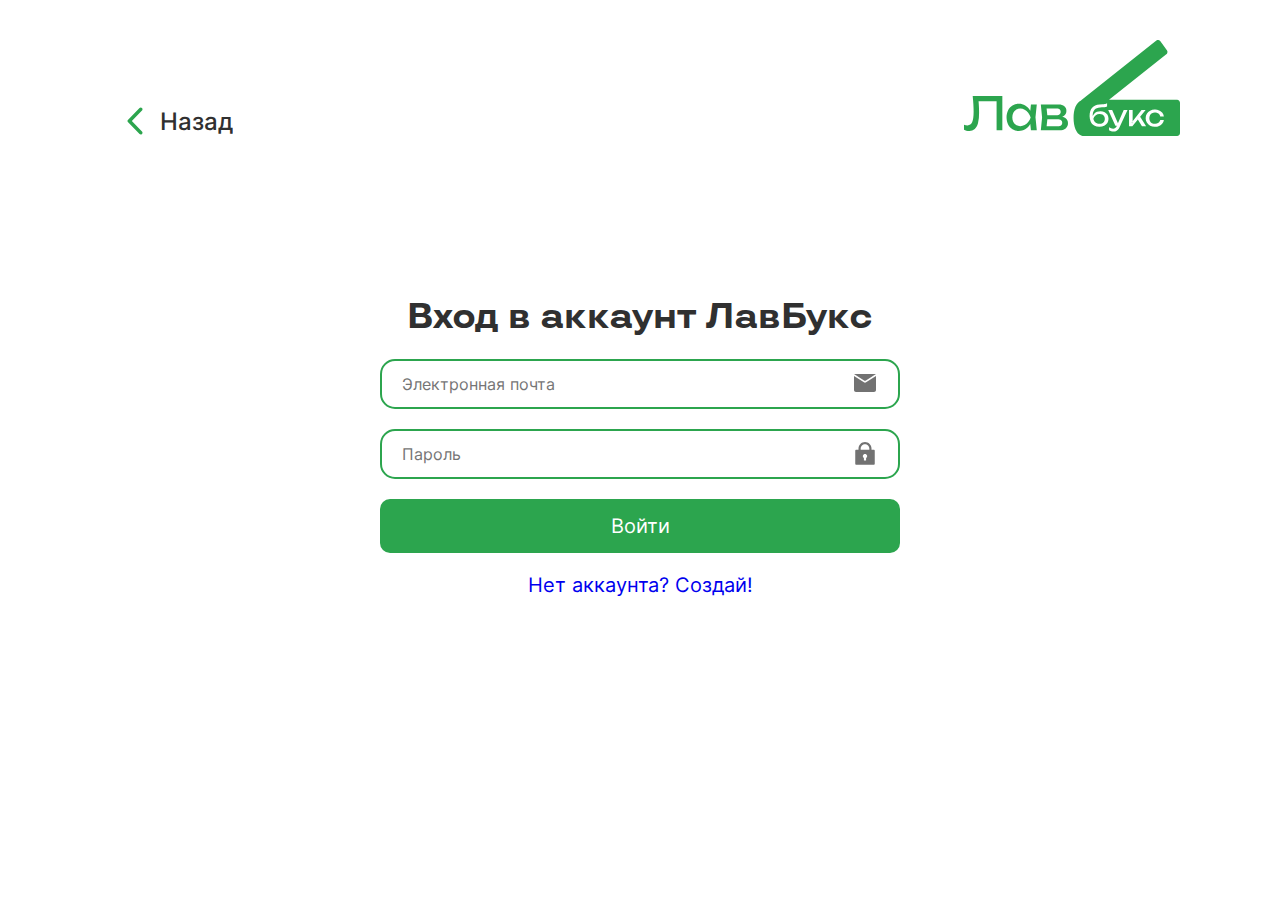
<file: вход/signin.html>
<!DOCTYPE html>
<html lang="en">
<head>
    <meta charset="UTF-8">
    <meta name="viewport" content="width=device-width, initial-scale=1.0, user-scalable=no">
    <link rel="stylesheet" href="../CSS-general/reset.css">
    <link rel="stylesheet" href="../CSS-general/root.css">
    <link rel="stylesheet" href="../CSS-general/general-styles.css">
    <link rel="stylesheet" href="../CSS-general/adapt-header.css">
    <link rel="stylesheet" href="../CSS-general/adapt-footer.css">
    <link rel="stylesheet" href="../CSS-general/adapt-body.css">
    <link rel="stylesheet" href="css/styles.css">
    <link rel="stylesheet" href="css/adaptive.css">
    <link rel="icon" href="img/svg/лого версия 2.svg">
    <title>Страница книги</title>
</head>
<body class="main">       
    <div class="header-mini">
        <a class="go-back" href="../index.html">
            <img class="icon left-pointer" src="img/svg/icons/left-pointer.svg">
            Назад
        </a>
        <img class="logo" src="img/svg/logo.svg">
    </div>


    <form method="post" class="form-data">
        <div class="title">Вход в аккаунт ЛавБукс</div>
        <fieldset class="user-data">
            <div class="mail">
                <input type="email" name="Почта" placeholder="Электронная почта" required>
                <img class="icon icon-mail" src="img/svg/icons/mail.svg">
            </div>

            <div class="psswrd">
                <input type="password" name="Пароль" placeholder="Пароль" pattern="[A-Za-z0-9]{6,}" required>
                <img class="icon icon-lock" src="img/svg/icons/lock.svg">
            </div>
            
            <button type="submit" method="post">Войти</button>
        </fieldset>
        <div class="registr"><a href="../регистрация/reg.html">Нет аккаунта? Создай!</a></div>
    </form>
</body>
</html>
</file>
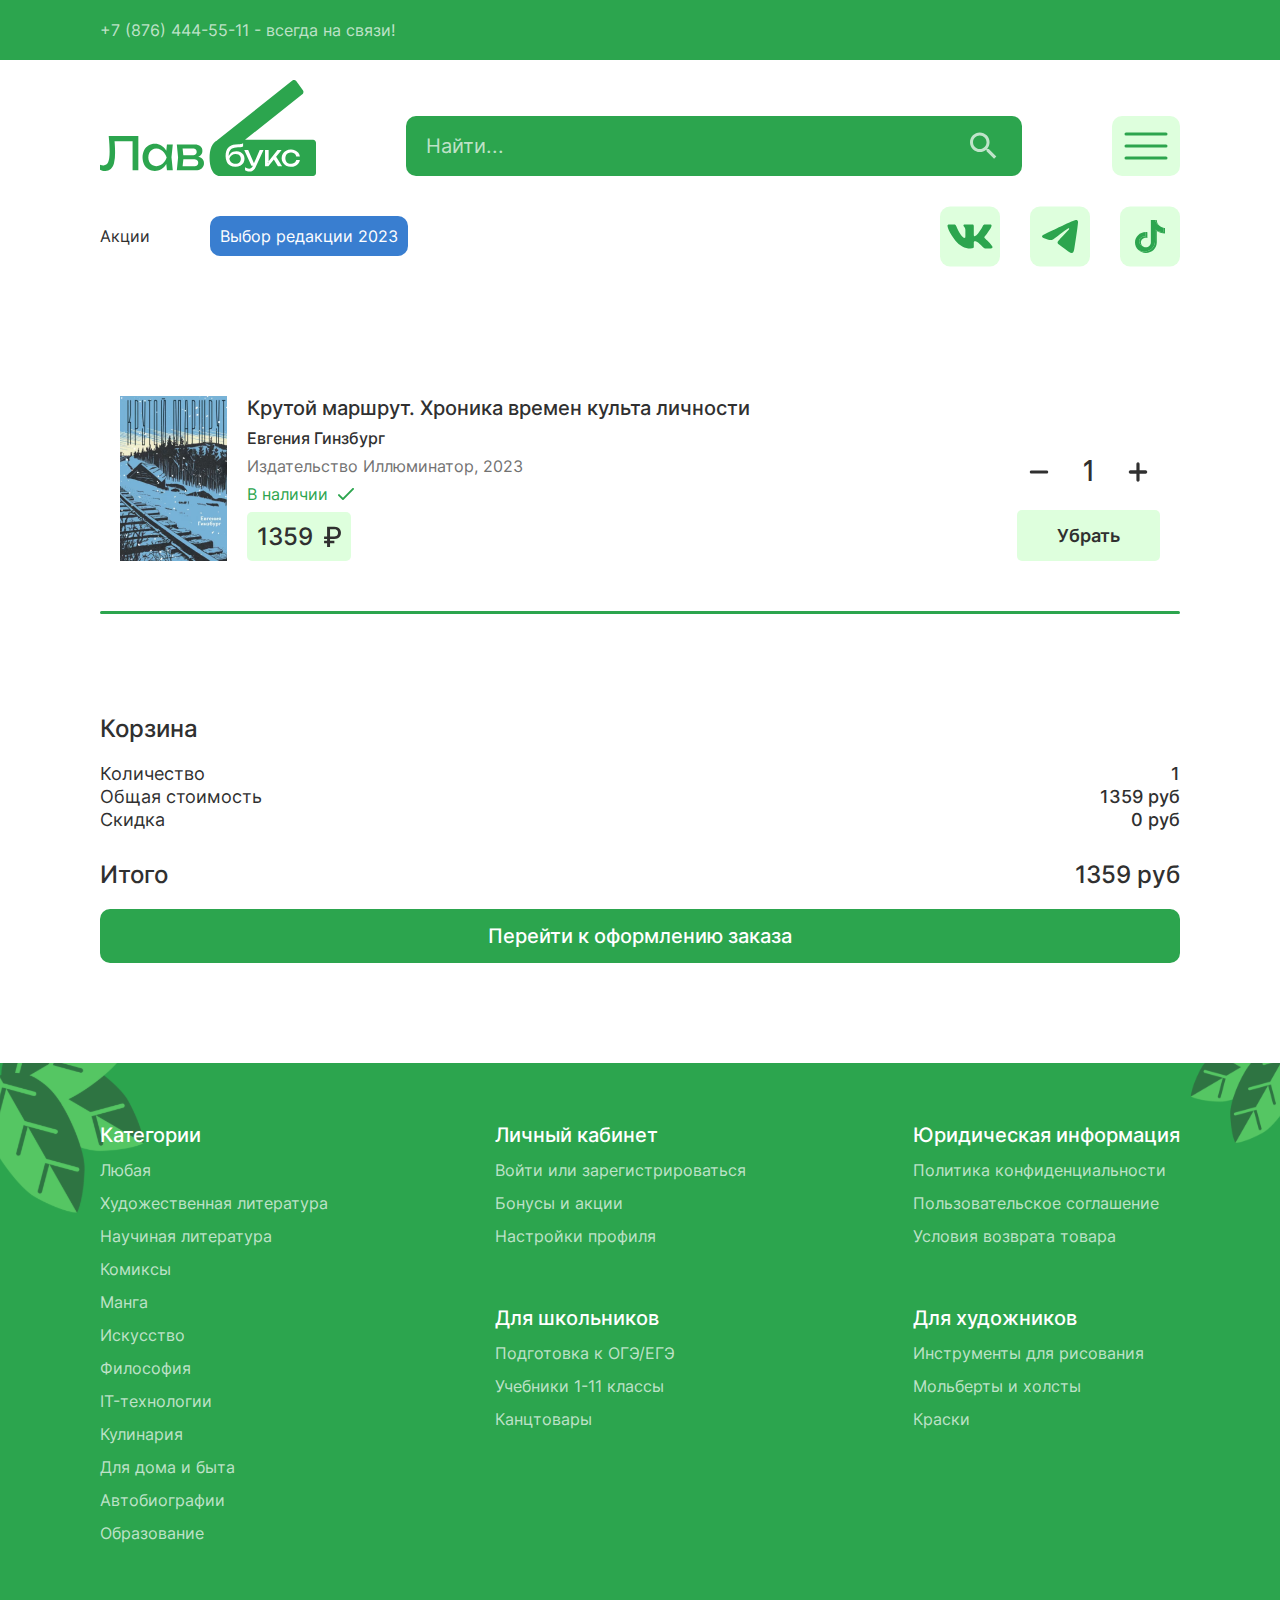
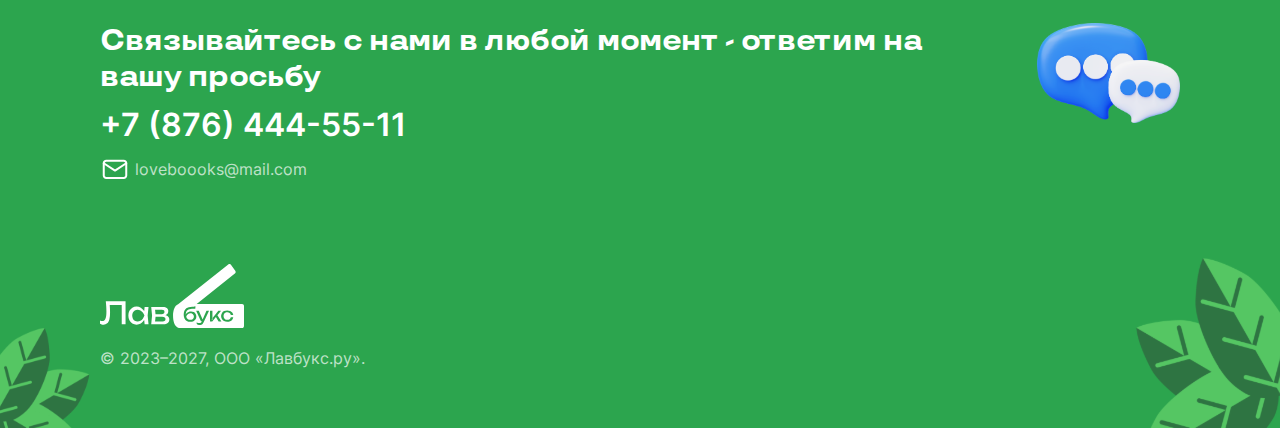
<file: корзина/basket.html>
<!DOCTYPE html>
<html lang="en">
<head>
    <meta charset="UTF-8">
    <meta name="viewport" content="width=device-width, initial-scale=1.0, user-scalable=no">
    <link rel="stylesheet" href="../CSS-general/reset.css">
    <link rel="stylesheet" href="../CSS-general/root.css">
    <link rel="stylesheet" href="../CSS-general/general-styles.css">
    <link rel="stylesheet" href="../CSS-general/adapt-header.css">
    <link rel="stylesheet" href="../CSS-general/adapt-footer.css">
    <link rel="stylesheet" href="../CSS-general/adapt-body.css">
    <link rel="stylesheet" href="css/styles.css">
    <link rel="stylesheet" href="css/adaptive.css">
    <link rel="icon" href="img/svg/лого версия 2.svg">
    <title>Страница книги</title>
</head>
<body>
    <div class="catalog-menu">
        <div class="button-close"><button><img class="icon close" src="img/svg/icons/close-standart.svg"></button></div>
        <div class="divider"></div>
        <div class="title">Каталог</div>
        <div class="categories">
            <div class="text"><a href="../список товаров/list.html">Любая</a></div>
            <div class="text"><a href="../список товаров/list.html">Художественная литература</a></div>
            <div class="text"><a href="../список товаров/list.html">Научиная литература</a></div>
            <div class="text"><a href="../список товаров/list.html">Комиксы</a></div>
            <div class="text"><a href="../список товаров/list.html">Манга</a></div>
            <div class="text"><a href="../список товаров/list.html">Искусство</a></div>
            <div class="text"><a href="../список товаров/list.html">Философия</a></div>
            <div class="text"><a href="../список товаров/list.html">IT-технологии</a></div>
            <div class="text"><a href="../список товаров/list.html">Кулинария</a></div>
            <div class="text"><a href="../список товаров/list.html">Для дома и быта</a></div>
            <div class="text"><a href="../список товаров/list.html">Автобиографии</a></div>
            <div class="text"><a href="../список товаров/list.html">Образование</a></div>
        </div>
    </div>



    <div class="all-menu">
        <div class="button-close"><button><img class="icon close" src="img/svg/icons/close-standart.svg"></button></div>
        <div class="divider"></div>
        <div class="title">Навигация</div>
        <button class="button catalog">
            <div class="text">Каталог</div>
            <img src="img/svg/icons/menu.svg">
        </button>
        <div class="menu">
            <a class="menu-tab" href="../не найдено/not-found.html">
                <img class="icon heart" src="img/svg/icons/heart.svg">
                <div class="text">Избранное</div>
            </a>
            <a class="menu-tab" href="../корзина/basket.html">
                <img class="icon basket" src="img/svg/icons/basket.svg">
                <div class="text">Корзина</div>
            </a>
            <a class="menu-tab" href="../не найдено/not-found.html">
                <img class="icon book" src="img/svg/icons/book.svg">
                <div class="text">Мои заказы</div>
            </a>
            <a class="menu-tab" href="../вход/signin.html">
                <img class="icon user" src="img/svg/icons/user.svg">
                <div class="text">Аккаунт</div>
            </a>
        </div>
        <div class="divider"></div>
        <div class="categories">
            <div class="text"><a href="../не найдено/not-found.html">Доставка</a></div>
            <div class="text"><a href="../не найдено/not-found.html">Служба поддержки</a></div>
            <div class="text"><a href="../не найдено/not-found.html">Бонусная программа</a></div>
            <div class="text"><a href="../не найдено/not-found.html">Партнерская программа</a></div>
        </div>
        <div class="divider"></div>
        <div class="options">
            <a href=#><img class="icon vk" src="img/svg/icons/vk-new.svg"></a>
            <a href=#><img class="icon tg" src="img/svg/icons/tg-new.svg"></a>
            <a href=#><img class="icon tiktok" src="img/svg/icons/tiktok-new.svg"></a>
        </div>
    </div>



    <div class="dark-bg"></div>
    <div class="header">
        <div class="up-header">
            <div class="left-up-header">
                <div class="text"><a href="../не найдено/not-found.html">Доставка</a></div>
                <div class="text"><a href="../не найдено/not-found.html">Служба поддержки</a></div>
                <div class="text"><a href="../не найдено/not-found.html">Бонусная программа</a></div>
                <div class="text"><a href="../не найдено/not-found.html">Партнерская программа</a></div>
            </div>
            <div class="right-up-header">
                <div class="text"><a href="tel:+78764445511">+7 (876) 444-55-11 - всегда на связи!</a></div>
            </div>
        </div>
        <div class="mid-header">
            <a href='../index.html'><img class="logo" src="img/svg/logo.svg"></a>
            <button class="button catalog">
                <div class="text">Каталог</div>
                <img src="img/svg/icons/menu.svg">
            </button>
            <form class="search-bar">
                <input class="input-search" type="text" name="text" placeholder="Найти...">
                <button><img class="icon search" src="img/svg/icons/search.svg" height="40px" width="40px"></button>
            </form>
            <div class="menu">
                <a class="menu-tab" href="../не найдено/not-found.html">
                    <img class="icon heart" src="img/svg/icons/heart.svg">
                    <div class="text">Избранное</div>
                </a>
                <a class="menu-tab" href="../корзина/basket.html">
                    <img class="icon basket" src="img/svg/icons/basket.svg">
                    <div class="text">Корзина</div>
                </a>
                <a class="menu-tab" href="../не найдено/not-found.html">
                    <img class="icon book" src="img/svg/icons/book.svg">
                    <div class="text">Мои заказы</div>
                </a>
                <a class="menu-tab" href="../вход/signin.html">
                    <img class="icon user" src="img/svg/icons/user.svg">
                    <div class="text">Аккаунт</div>
                </a>
            </div>
            <button class="button all-menus">
                <img src="img/svg/icons/menu.svg">
            </button>
            <button class="button search-mobile">
                <img class="icon-search-mobile" src="img/svg/icons/icon-search-button.svg">
            </button>
            <button class="button all-menus-mobile">
                <img src="img/svg/icons/menu-mobile.svg">
            </button>
        </div>
        <div class="down-header">
            <div class="left-down-header">
                <div class="text"><a href="../не найдено/not-found.html">Акции</a></div>
                <div class="text del"><a href="../не найдено/not-found.html">Канцтовары</a></div>
                <div class="text del"><a href="../не найдено/not-found.html">Школа</a></div>
                <div class="discount">
                    <a href="../не найдено/not-found.html">Выбор редакции 2023</a>
                </div>
                <div class="text del"><a href="../не найдено/not-found.html">Для художников</a></div>
            </div>
            <div class="right-down-header">
                <a href=#><img class="icon vk" src="img/svg/icons/vk-standart.svg"></a>
                <a href=#><img class="icon tg" src="img/svg/icons/tg-standart.svg"></a>
                <a href=#><img class="icon tiktok" src="img/svg/icons/tiktok-standart.svg"></a>
            </div>
        </div>
    </div>


    
    <div class="basket-page">
        <div class="left-side">
            <div class="book-card">
                <div class="left-part">
                    <a href='../страница книги/book-page.html'><img class="book-photo" src="img/book-photo.png"></a>
                    <div class="info">
                        <div class="name">Крутой маршрут. Хроника времен культа личности</div>
                        <div class="author">Евгения Гинзбург</div>
                        <div class="publ">Издательство Иллюминатор, 2023</div>
                        <div class="available">
                        <div class="text">В наличии</div>
                        <img class="icon check" src="img/book-card/svg/check.svg">
                        </div>
                        <div class="price  price-gen">
                        1359
                        <img class="icon ruble" src="img/svg/ruble.svg" width="18px" height="29px">
                        </div>
                    </div>
                </div>
                <div class="right-part">
                    <div class="add-remove-bttn">
                        <button class="minus"><img src="img/book-card/svg/minus.svg"></button>
                        <div class="value  amount-gen">1</div>
                        <button class="plus"><img src="img/book-card/svg/plus.svg"></button>
                    </div>
                    <button class="remove">Убрать</button>
                </div>
            </div>
            <div class="divider"></div>
          </div>
          <div class="right-side">
            <div class="infos">
              <div class="title">Корзина</div>
              <div class="info">
                <div class="titles">
                  <div class="text">Количество</div>
                  <div class="text">Общая стоимость</div>
                  <div class="text">Скидка</div>
                </div>
                <div class="values">
                  <div class="text text-amount">1</div>
                  <div class="text text-price">1359 руб</div>
                  <div class="text">0 руб</div>
                </div>
              </div>
            </div>
            <div class="overall">
              <div class="text">Итого</div>
              <div class="text price-ovr">1359 руб</div>
            </div>
            <a class="button order-bttn" href="../оформление/ordering.html">Перейти к оформлению заказа</a>
          </div>
        </div>




        <div class="footer">
            <img class="leef-right-down" src="img/svg/leef_down-1.svg">
            <img class="leef-right-up" src="img/svg/leef_down_right.svg">
            <img class="leef-left-down" src="img/svg/leef_down.svg">
            <img class="leef-left-up" src="img/svg/leef_up.svg">
            <div class="left-options">
                <div class="left-options-1">
                    <div class="option categories">
                        <div class="title">Категории</div>
                        <div class="text"><a href="../список товаров/list.html">Любая</a></div>
                        <div class="text"><a href="../список товаров/list.html">Художественная литература</a></div>
                        <div class="text"><a href="../список товаров/list.html">Научиная литература</a></div>
                        <div class="text"><a href="../список товаров/list.html">Комиксы</a></div>
                        <div class="text"><a href="../список товаров/list.html">Манга</a></div>
                        <div class="text"><a href="../список товаров/list.html">Искусство</a></div>
                        <div class="text"><a href="../список товаров/list.html">Философия</a></div>
                        <div class="text"><a href="../список товаров/list.html">IT-технологии</a></div>
                        <div class="text"><a href="../список товаров/list.html">Кулинария</a></div>
                        <div class="text"><a href="../список товаров/list.html">Для дома и быта</a></div>
                        <div class="text"><a href="../список товаров/list.html">Автобиографии</a></div>
                        <div class="text"><a href="../список товаров/list.html">Образование</a></div>
                    </div>
                    <div class="acc-and-pupils">
                        <div class="option acc">
                            <div class="title">Личный кабинет</div>
                            <div class="text"><a href="../вход/signin.html">Войти или зарегистрироваться</a></div>
                            <div class="text"><a href="../не найдено/not-found.html">Бонусы и акции</a></div>
                            <div class="text"><a href="../не найдено/not-found.html">Настройки профиля</a></div>
                        </div>
                        <div class="option pupils">
                            <div class="title">Для школьников</div>
                            <div class="text"><a href="../не найдено/not-found.html">Подготовка к ОГЭ/ЕГЭ</a></div>
                            <div class="text"><a href="../не найдено/not-found.html">Учебники 1-11 классы</a></div>
                            <div class="text"><a href="../не найдено/not-found.html">Канцтовары</a></div>
                        </div>
                    </div>
                    <div class="inf-and-artists">
                        <div class="option inf">
                            <div class="title">Юридическая информация</div>
                            <div class="text"><a href="../не найдено/not-found.html">Политика конфиденциальности</a></div>
                            <div class="text"><a href="../не найдено/not-found.html">Пользовательское соглашение</a></div>
                            <div class="text"><a href="../не найдено/not-found.html">Условия возврата товара</a></div>
                        </div>
                        <div class="option artists">
                            <div class="title">Для художников</div>
                            <div class="text"><a href="../не найдено/not-found.html">Инструменты для рисования</a></div>
                            <div class="text"><a href="../не найдено/not-found.html">Мольберты и холсты</a></div>
                            <div class="text"><a href="../не найдено/not-found.html">Краски</a></div>
                        </div>
                    </div>
                </div>
                <div class="down-options">
                    <img class="logo" src="img/svg/logo-2.svg">
                </div>
            </div>
            <div class="right-options">
                <div class="top">
                    <div class="title">Связывайтесь с нами в любой момент - ответим на вашу просьбу</div>
                    <div class="tel"><a href="tel:+7876444-55-11">+7 (876) 444-55-11</a></div>
                    <div class="email">
                        <img class="mail" src="img/svg/icons/mail.svg">
                        <a href="mailto:lovebooks@mail.ru"><div class="text">loveboooks@mail.com</div></a>
                    </div>
                </div>
                <img class="msg-art" src="img/фидбэк.png">
            </div>
            <div class="down-options-hidden">
                <img class="logo" src="img/svg/logo-2.svg">
                <div class="text">© 2023–2027, ООО «Лавбукс.ру».</div>
            </div>
        </div>



    <!---Тут идут скриптыы-->
    <script src="../JS-general/all-menu-catalog-anim.js"></script>
    <script src="scripts/basket-control.js"></script>
</body>
</html>
</file>
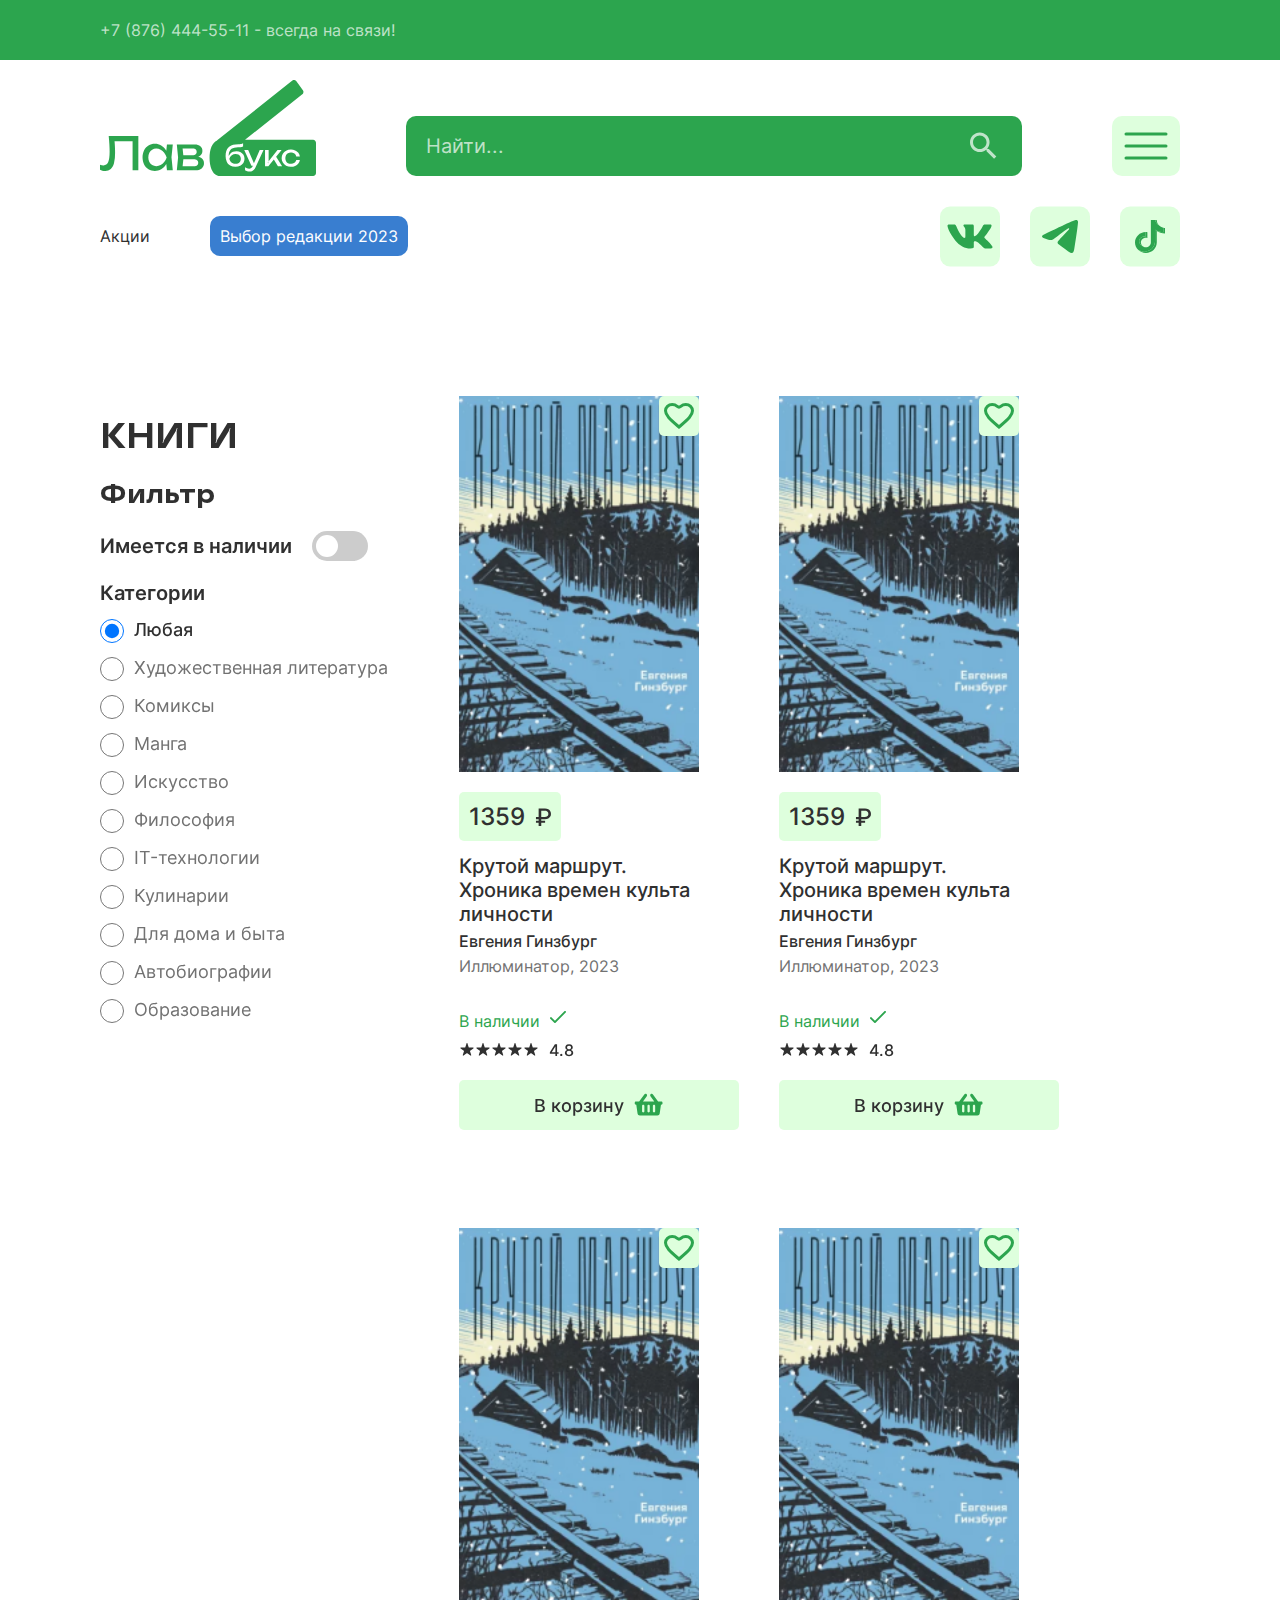
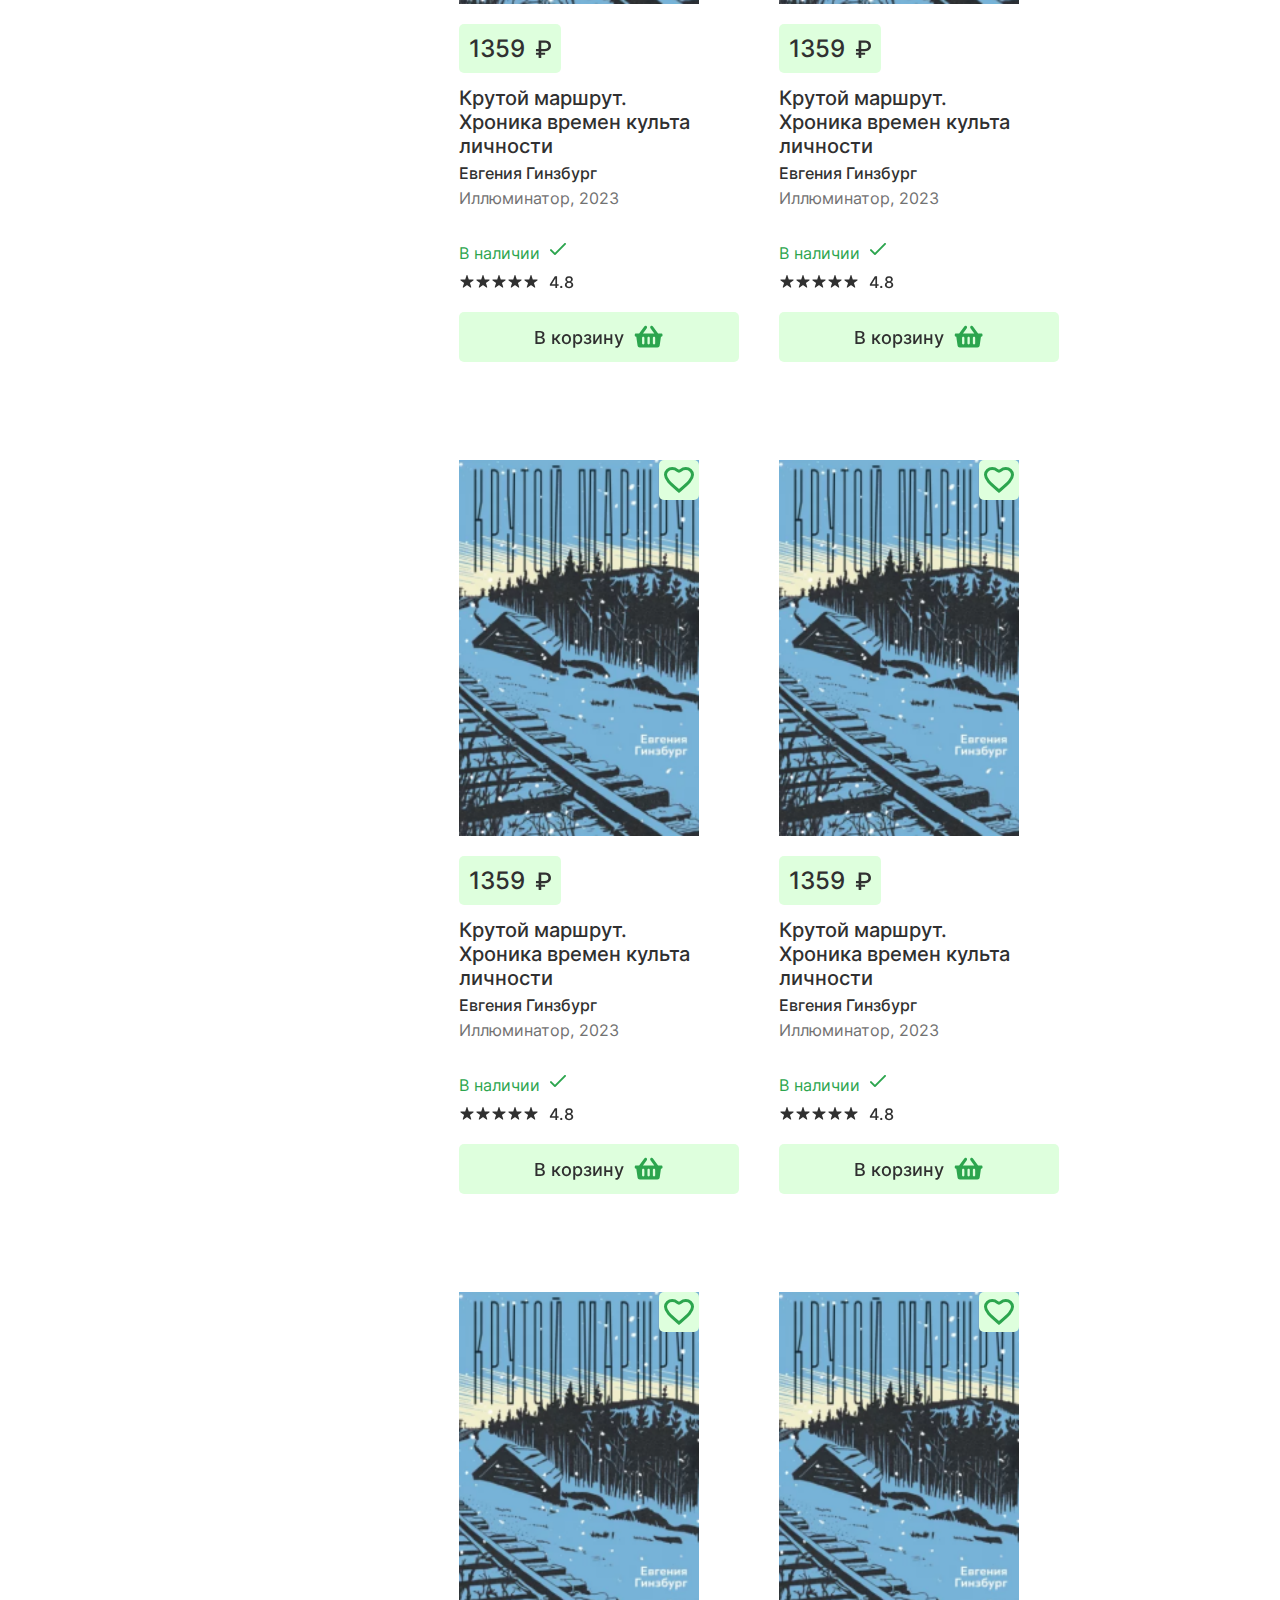
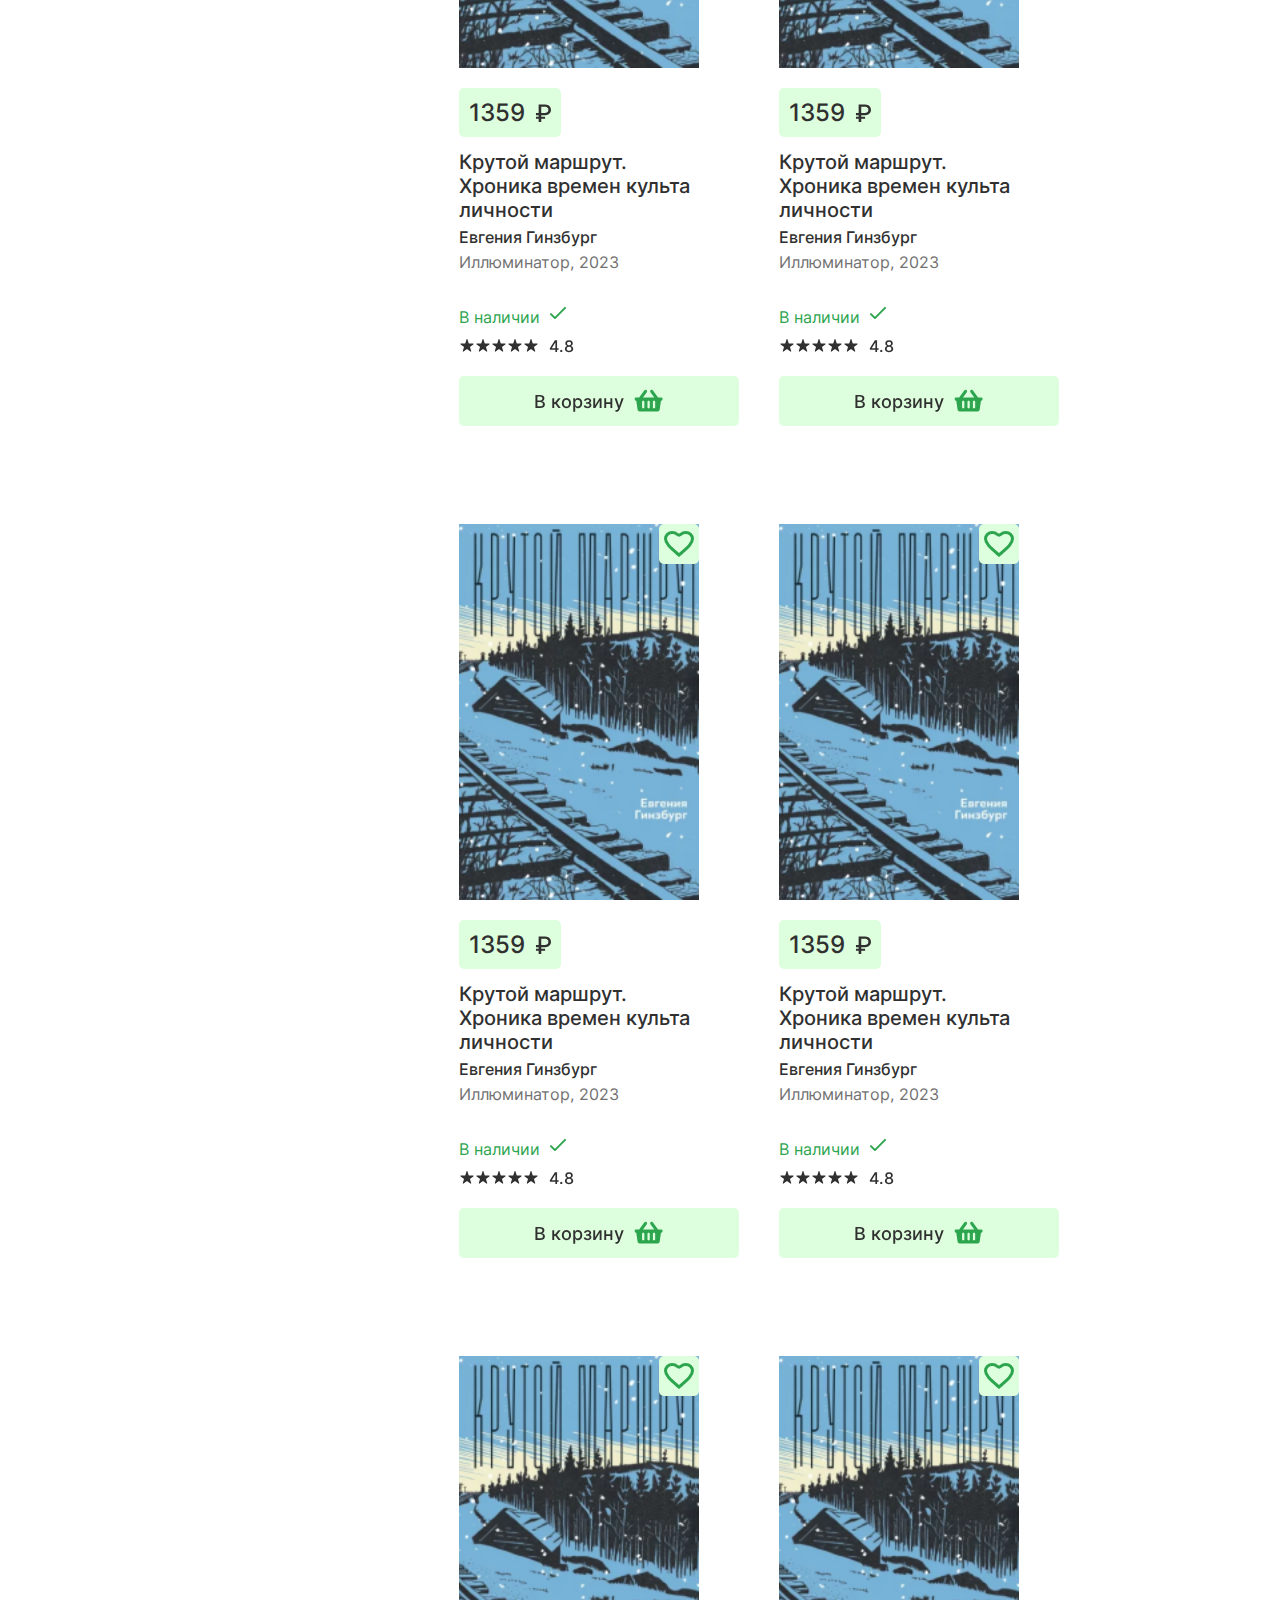
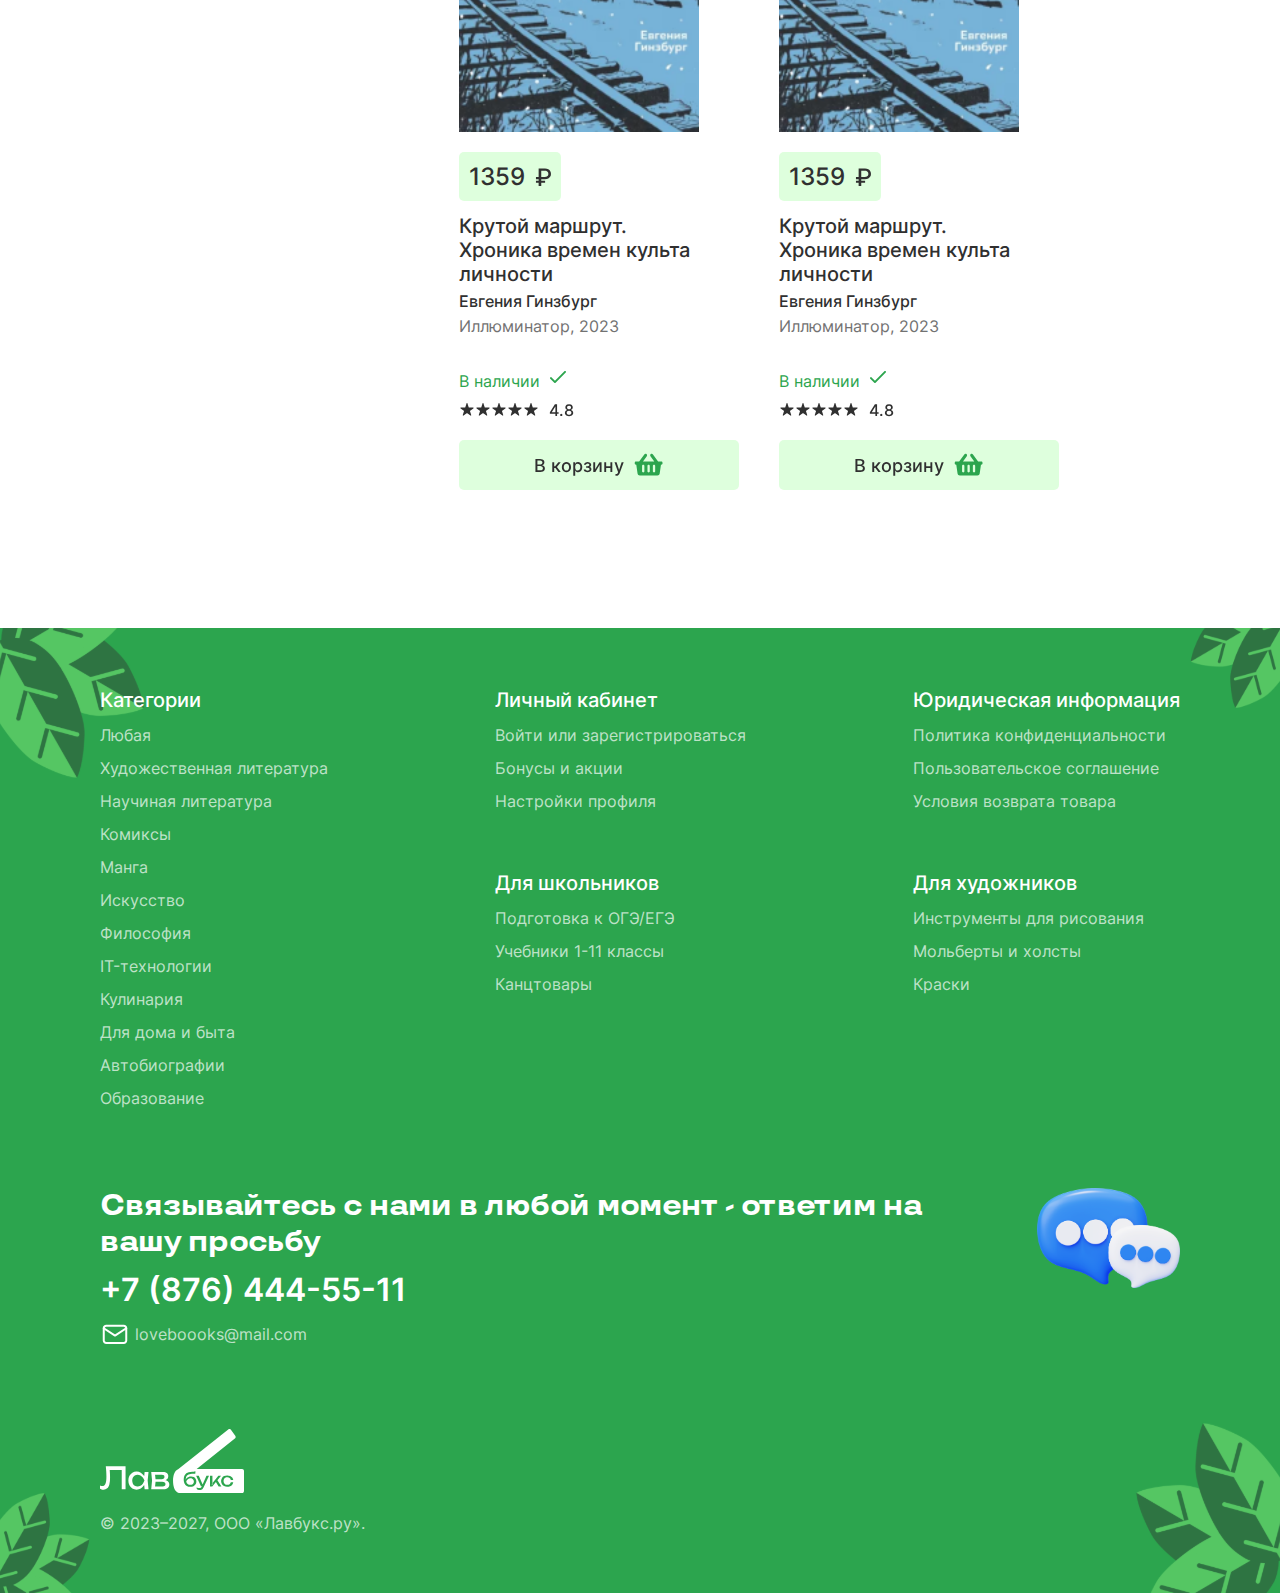
<file: список товаров/list.html>
<!DOCTYPE html>
<html lang="en">
<head>
    <meta charset="UTF-8">
    <meta name="viewport" content="width=device-width, initial-scale=1.0, user-scalable=no">
    <link rel="stylesheet" href="../CSS-general/reset.css">
    <link rel="stylesheet" href="../CSS-general/root.css">
    <link rel="stylesheet" href="../CSS-general/general-styles.css">
    <link rel="stylesheet" href="css/styles.css">
    <link rel="stylesheet" href="css/adaptive.css">
    <link rel="stylesheet" href="../CSS-general/adapt-header.css">
    <link rel="stylesheet" href="../CSS-general/adapt-footer.css">
    <link rel="stylesheet" href="../CSS-general/adapt-body.css">
    <link rel="icon" href="img/svg/лого версия 2.svg">
    <title>ЛавБукс - главная</title>
</head>
<body class="main">

    <div class="catalog-menu">
        <div class="button-close"><button><img class="icon close" src="img/svg/icons/close-standart.svg"></button></div>
        <div class="divider"></div>
        <div class="title">Каталог</div>
        <div class="categories">
            <div class="text"><a href="../список товаров/list.html">Любая</a></div>
            <div class="text"><a href="../список товаров/list.html">Художественная литература</a></div>
            <div class="text"><a href="../список товаров/list.html">Научиная литература</a></div>
            <div class="text"><a href="../список товаров/list.html">Комиксы</a></div>
            <div class="text"><a href="../список товаров/list.html">Манга</a></div>
            <div class="text"><a href="../список товаров/list.html">Искусство</a></div>
            <div class="text"><a href="../список товаров/list.html">Философия</a></div>
            <div class="text"><a href="../список товаров/list.html">IT-технологии</a></div>
            <div class="text"><a href="../список товаров/list.html">Кулинария</a></div>
            <div class="text"><a href="../список товаров/list.html">Для дома и быта</a></div>
            <div class="text"><a href="../список товаров/list.html">Автобиографии</a></div>
            <div class="text"><a href="../список товаров/list.html">Образование</a></div>
        </div>
    </div>



    <div class="all-menu">
        <div class="button-close"><button><img class="icon close" src="img/svg/icons/close-standart.svg"></button></div>
        <div class="divider"></div>
        <div class="title">Навигация</div>
        <button class="button catalog">
            <div class="text">Каталог</div>
            <img src="img/svg/icons/menu.svg">
        </button>
        <div class="menu">
            <a class="menu-tab" href="../не найдено/not-found.html">
                <img class="icon heart" src="img/svg/icons/heart.svg">
                <div class="text">Избранное</div>
            </a>
            <a class="menu-tab" href="../корзина/basket.html">
                <img class="icon basket" src="img/svg/icons/basket.svg">
                <div class="text">Корзина</div>
            </a>
            <a class="menu-tab" href="../не найдено/not-found.html">
                <img class="icon book" src="img/svg/icons/book.svg">
                <div class="text">Мои заказы</div>
            </a>
            <a class="menu-tab" href="../вход/signin.html">
                <img class="icon user" src="img/svg/icons/user.svg">
                <div class="text">Аккаунт</div>
            </a>
        </div>
        <div class="divider"></div>
        <div class="categories">
            <div class="text"><a href="../не найдено/not-found.html">Доставка</a></div>
            <div class="text"><a href="../не найдено/not-found.html">Служба поддержки</a></div>
            <div class="text"><a href="../не найдено/not-found.html">Бонусная программа</a></div>
            <div class="text"><a href="../не найдено/not-found.html">Партнерская программа</a></div>
        </div>
        <div class="divider"></div>
        <div class="options">
            <a href=#><img class="icon vk" src="img/svg/icons/vk-new.svg"></a>
            <a href=#><img class="icon tg" src="img/svg/icons/tg-new.svg"></a>
            <a href=#><img class="icon tiktok" src="img/svg/icons/tiktok-new.svg"></a>
        </div>
    </div>



    <div class="dark-bg"></div>
    <div class="header">
        <div class="up-header">
            <div class="left-up-header">
                <div class="text"><a href="../не найдено/not-found.html">Доставка</a></div>
                <div class="text"><a href="../не найдено/not-found.html">Служба поддержки</a></div>
                <div class="text"><a href="../не найдено/not-found.html">Бонусная программа</a></div>
                <div class="text"><a href="../не найдено/not-found.html">Партнерская программа</a></div>
            </div>
            <div class="right-up-header">
                <div class="text"><a href="tel:+78764445511">+7 (876) 444-55-11 - всегда на связи!</a></div>
            </div>
        </div>
        <div class="mid-header">
            <a href='../index.html'><img class="logo" src="img/svg/logo.svg"></a>
            <button class="button catalog">
                <div class="text">Каталог</div>
                <img src="img/svg/icons/menu.svg">
            </button>
            <form class="search-bar">
                <input class="input-search" type="text" name="text" placeholder="Найти...">
                <button><img class="icon search" src="img/svg/icons/search.svg" height="40px" width="40px"></button>
            </form>
            <div class="menu">
                <a class="menu-tab" href="../не найдено/not-found.html">
                    <img class="icon heart" src="img/svg/icons/heart.svg">
                    <div class="text">Избранное</div>
                </a>
                <a class="menu-tab" href="../корзина/basket.html">
                    <img class="icon basket" src="img/svg/icons/basket.svg">
                    <div class="text">Корзина</div>
                </a>
                <a class="menu-tab" href="../не найдено/not-found.html">
                    <img class="icon book" src="img/svg/icons/book.svg">
                    <div class="text">Мои заказы</div>
                </a>
                <a class="menu-tab" href="../вход/signin.html">
                    <img class="icon user" src="img/svg/icons/user.svg">
                    <div class="text">Аккаунт</div>
                </a>
            </div>
            <button class="button all-menus">
                <img src="img/svg/icons/menu.svg">
            </button>
            <button class="button search-mobile">
                <img class="icon-search-mobile" src="img/svg/icons/icon-search-button.svg">
            </button>
            <button class="button all-menus-mobile">
                <img src="img/svg/icons/menu-mobile.svg">
            </button>
        </div>
        <div class="down-header">
            <div class="left-down-header">
                <div class="text"><a href="../не найдено/not-found.html">Акции</a></div>
                <div class="text del"><a href="../не найдено/not-found.html">Канцтовары</a></div>
                <div class="text del"><a href="../не найдено/not-found.html">Школа</a></div>
                <div class="discount">
                    <a href="../не найдено/not-found.html">Выбор редакции 2023</a>
                </div>
                <div class="text del"><a href="../не найдено/not-found.html">Для художников</a></div>
            </div>
            <div class="right-down-header">
                <a href=#><img class="icon vk" src="img/svg/icons/vk-standart.svg"></a>
                <a href=#><img class="icon tg" src="img/svg/icons/tg-standart.svg"></a>
                <a href=#><img class="icon tiktok" src="img/svg/icons/tiktok-standart.svg"></a>
            </div>
        </div>
    </div>


    <div class="content">
        <div class="filter">
            <button class="button-close"><img class="icon close" src="img/svg/icons/close-standart.svg"></button>
            <div class="classification">КНИГИ</div>
            <div class="title-f">Фильтр</div>
            <div class="tumbler">
                <div class="title">Имеется в наличии</div>
                <label class="switch">
                    <input type="checkbox">
                    <span class="slider round"></span>
                </label>
            </div>
            <ul class="categs">
                <div class="title">Категории</div>
                <li>
                    <input type="radio" id="radio-1" name="class" checked>
                    <label for="radio-1">Любая</label>
                </li>
                <li>
                    <input type="radio" id="radio-2" name="class" >
                    <label for="radio-2">Художественная литература</label>
                </li>
                <li>
                    <input type="radio" id="radio-3" name="class" >
                    <label for="radio-3">Комиксы</label>
                </li>
                <li>
                    <input type="radio" id="radio-4" name="class" >
                    <label for="radio-4">Манга</label>
                </li>
                <li>
                    <input type="radio" id="radio-5" name="class" >
                    <label for="radio-5">Искусство</label>
                </li>
                <li>
                    <input type="radio" id="radio-6" name="class" >
                    <label for="radio-6">Философия</label>
                </li>
                <li>
                    <input type="radio" id="radio-7" name="class" >
                    <label for="radio-7">IT-технологии</label>
                </li>
                <li>
                    <input type="radio" id="radio-8" name="class" >
                    <label for="radio-8">Кулинарии</label>
                </li>
                <li>
                    <input type="radio" id="radio-9" name="class" >
                    <label for="radio-9">Для дома и быта</label>
                </li>
                <li>
                    <input type="radio" id="radio-10" name="class" >
                    <label for="radio-10">Автобиографии</label>
                </li>
                <li>
                    <input type="radio" id="radio-11" name="class" >
                    <label for="radio-11">Образование</label>
                </li>
            </ul>
        </div>
        <button class="filter-open">Фильтр</button>
        <div class="card-list">
            <div class="book-card book-1">
                <button><img class="icon like" src="img/book-card/svg/like.svg"></button>
                <a href='../страница книги/book-page.html'><img class="img-book" src="img/book-card/png/book-2.png"></a>
                <div class="price">
                    <div class="text">1359</div>
                    <img class="icon ruble" src="img/book-card/svg/ruble.svg">
                </div>
                <div class="book-info">
                    <div class="name">Крутой маршрут. Хроника времен культа личности</div>
                    <div class="author">Евгения Гинзбург</div>
                    <div class="publ">Иллюминатор, 2023</div>
                </div>
                <div class="available">
                    <div class="text">В наличии</div>
                    <img class="icon check" src="img/book-card/svg/check.svg">
                </div>
                <div class="rating">
                    <img class="rate" src="img/book-card/svg/rating.svg">
                    <div class="text">4.8</div>
                </div>
                <button class="button add-to-basket" onclick="addToBasket()">
                    <div class="text">В корзину</div>
                    <img class="icon basket" src="img/book-card/svg/basket.svg">
                </button>
                <script>
                    function addToBasket() {
                        alert('Товар добавлен в корзину');
                    }
                </script>
            </div>
        </div>
    </div>


    <div class="footer">
        <img class="leef-right-down" src="img/svg/leef_down-1.svg">
        <img class="leef-right-up" src="img/svg/leef_down_right.svg">
        <img class="leef-left-down" src="img/svg/leef_down.svg">
        <img class="leef-left-up" src="img/svg/leef_up.svg">
        <div class="left-options">
            <div class="left-options-1">
                <div class="option categories">
                    <div class="title">Категории</div>
                    <div class="text"><a href="../список товаров/list.html">Любая</a></div>
                    <div class="text"><a href="../список товаров/list.html">Художественная литература</a></div>
                    <div class="text"><a href="../список товаров/list.html">Научиная литература</a></div>
                    <div class="text"><a href="../список товаров/list.html">Комиксы</a></div>
                    <div class="text"><a href="../список товаров/list.html">Манга</a></div>
                    <div class="text"><a href="../список товаров/list.html">Искусство</a></div>
                    <div class="text"><a href="../список товаров/list.html">Философия</a></div>
                    <div class="text"><a href="../список товаров/list.html">IT-технологии</a></div>
                    <div class="text"><a href="../список товаров/list.html">Кулинария</a></div>
                    <div class="text"><a href="../список товаров/list.html">Для дома и быта</a></div>
                    <div class="text"><a href="../список товаров/list.html">Автобиографии</a></div>
                    <div class="text"><a href="../список товаров/list.html">Образование</a></div>
                </div>
                <div class="acc-and-pupils">
                    <div class="option acc">
                        <div class="title">Личный кабинет</div>
                        <div class="text"><a href="../вход/signin.html">Войти или зарегистрироваться</a></div>
                        <div class="text"><a href="../не найдено/not-found.html">Бонусы и акции</a></div>
                        <div class="text"><a href="../не найдено/not-found.html">Настройки профиля</a></div>
                    </div>
                    <div class="option pupils">
                        <div class="title">Для школьников</div>
                        <div class="text"><a href="../не найдено/not-found.html">Подготовка к ОГЭ/ЕГЭ</a></div>
                        <div class="text"><a href="../не найдено/not-found.html">Учебники 1-11 классы</a></div>
                        <div class="text"><a href="../не найдено/not-found.html">Канцтовары</a></div>
                    </div>
                </div>
                <div class="inf-and-artists">
                    <div class="option inf">
                        <div class="title">Юридическая информация</div>
                        <div class="text"><a href="../не найдено/not-found.html">Политика конфиденциальности</a></div>
                        <div class="text"><a href="../не найдено/not-found.html">Пользовательское соглашение</a></div>
                        <div class="text"><a href="../не найдено/not-found.html">Условия возврата товара</a></div>
                    </div>
                    <div class="option artists">
                        <div class="title">Для художников</div>
                        <div class="text"><a href="../не найдено/not-found.html">Инструменты для рисования</a></div>
                        <div class="text"><a href="../не найдено/not-found.html">Мольберты и холсты</a></div>
                        <div class="text"><a href="../не найдено/not-found.html">Краски</a></div>
                    </div>
                </div>
            </div>
            <div class="down-options">
                <img class="logo" src="img/svg/logo-2.svg">
            </div>
        </div>
        <div class="right-options">
            <div class="top">
                <div class="title">Связывайтесь с нами в любой момент - ответим на вашу просьбу</div>
                <div class="tel"><a href="tel:+7876444-55-11">+7 (876) 444-55-11</a></div>
                <div class="email">
                    <img class="mail" src="img/svg/icons/mail.svg">
                    <a href="mailto:lovebooks@mail.ru"><div class="text">loveboooks@mail.com</div></a>
                </div>
            </div>
            <img class="msg-art" src="img/фидбэк.png">
        </div>
        <div class="down-options-hidden">
            <img class="logo" src="img/svg/logo-2.svg">
            <div class="text">© 2023–2027, ООО «Лавбукс.ру».</div>
        </div>
    </div>


    <!---Тут идут скриптыы-->
    <script src="../JS-general/all-menu-catalog-anim.js"></script>
    <script src="scripts/add-books.js"></script>
    <script src="scripts/anim-filter.js"></script>
    <script src="../JS-general/book-name.js"></script>
</body>
</html>
</file>
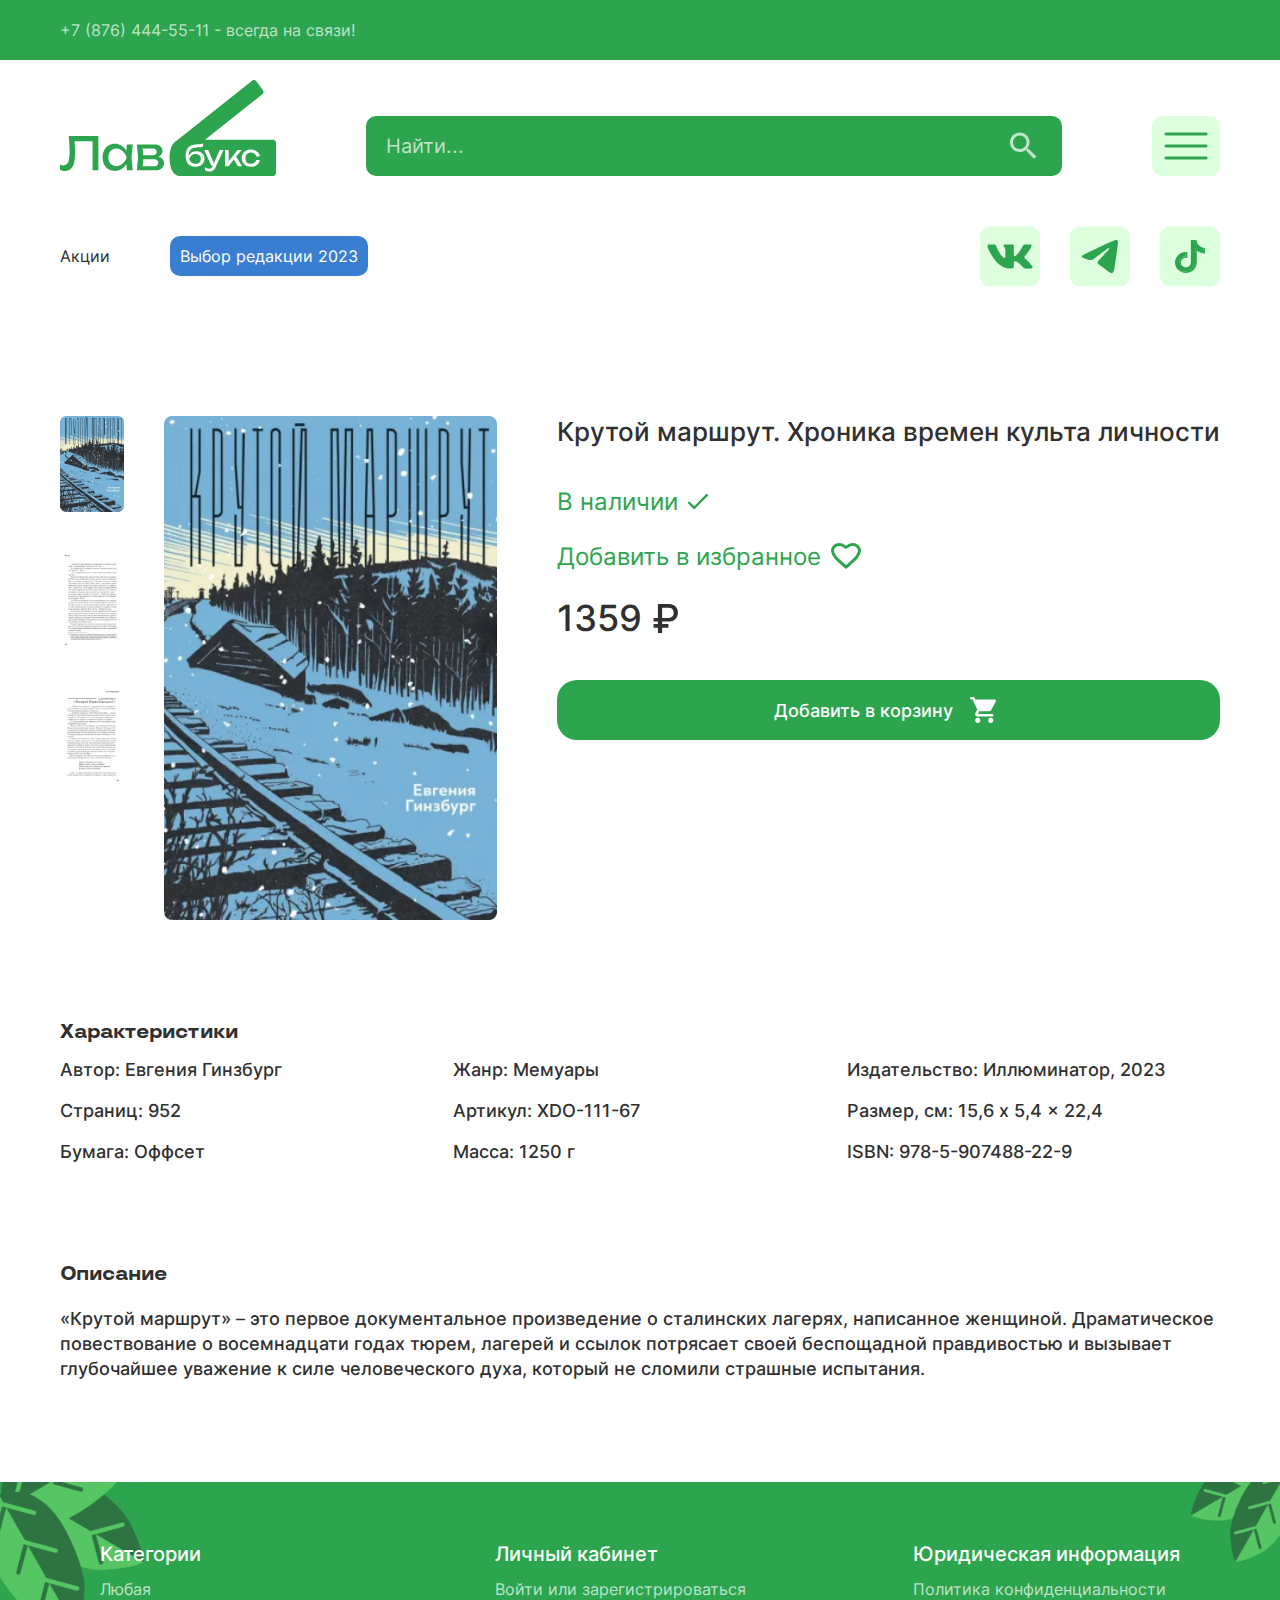
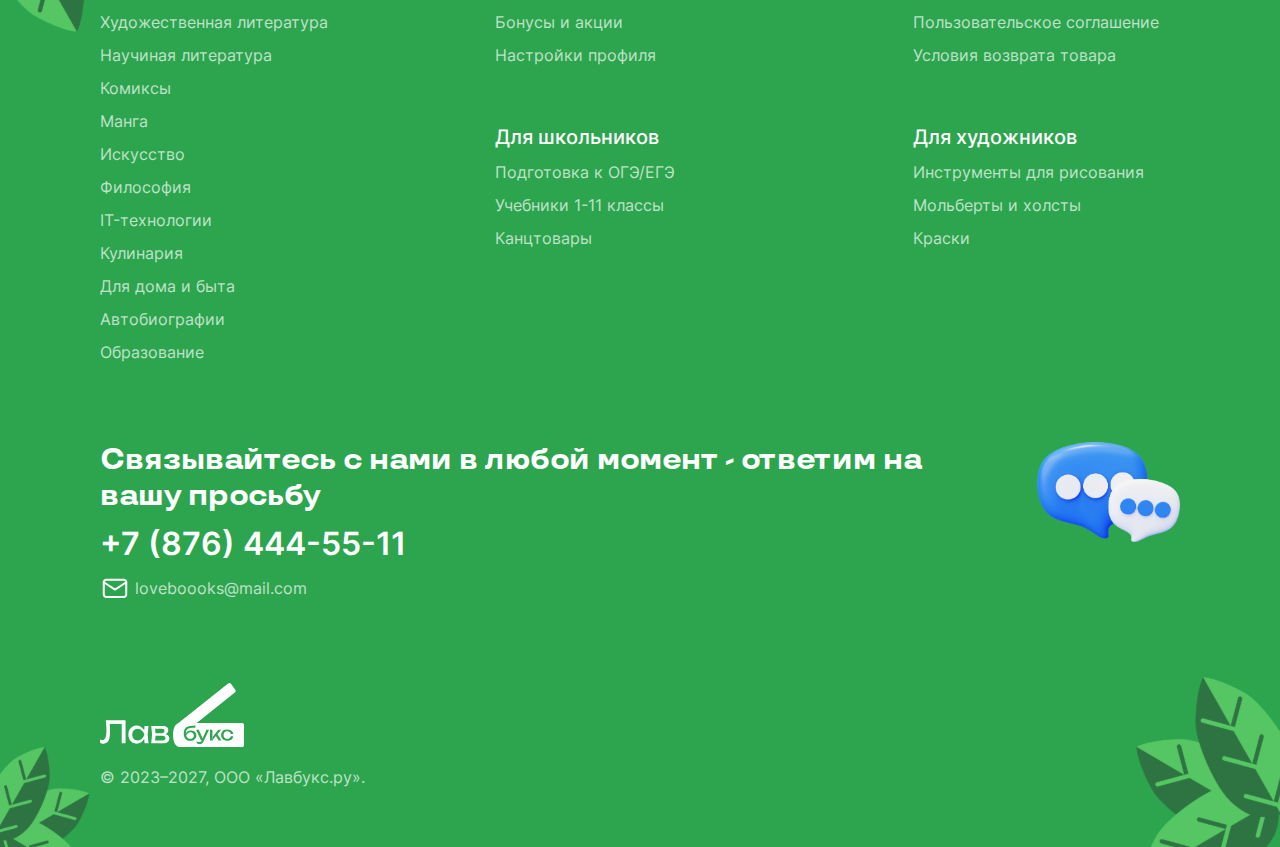
<file: страница книги/book-page.html>
<!DOCTYPE html>
<html lang="en">
<head>
    <meta charset="UTF-8">
    <meta name="viewport" content="width=device-width, initial-scale=1.0, user-scalable=no">
    <link rel="stylesheet" href="../CSS-general/reset.css">
    <link rel="stylesheet" href="../CSS-general/root.css">
    <link rel="stylesheet" href="../CSS-general/general-styles.css">
    <link rel="stylesheet" href="../CSS-general/adapt-header.css">
    <link rel="stylesheet" href="../CSS-general/adapt-footer.css">
    <link rel="stylesheet" href="../CSS-general/adapt-body.css">
    <link rel="stylesheet" href="css/styles.css">
    <link rel="stylesheet" href="css/adaptive.css">
    <link rel="icon" href="img/svg/лого версия 2.svg">
    <title>Страница книги</title>
</head>
<body>
    <div class="catalog-menu">
        <div class="button-close"><button><img class="icon close" src="img/svg/icons/close-standart.svg"></button></div>
        <div class="divider"></div>
        <div class="title">Каталог</div>
        <div class="categories">
            <div class="text"><a href="../список товаров/list.html">Любая</a></div>
            <div class="text"><a href="#">Художественная литература</a></div>
            <div class="text"><a href="#">Научиная литература</a></div>
            <div class="text"><a href="#">Комиксы</a></div>
            <div class="text"><a href="#">Манга</a></div>
            <div class="text"><a href="#">Искусство</a></div>
            <div class="text"><a href="#">Философия</a></div>
            <div class="text"><a href="#">IT-технологии</a></div>
            <div class="text"><a href="#">Кулинария</a></div>
            <div class="text"><a href="#">Для дома и быта</a></div>
            <div class="text"><a href="#">Автобиографии</a></div>
            <div class="text"><a href="#">Образование</a></div>
        </div>
    </div>



    <div class="all-menu">
        <div class="button-close"><button><img class="icon close" src="img/svg/icons/close-standart.svg"></button></div>
        <div class="divider"></div>
        <div class="title">Навигация</div>
        <button class="button catalog">
            <div class="text">Каталог</div>
            <img src="img/svg/icons/menu.svg">
        </button>
        <div class="menu">
            <a class="menu-tab" href="../не найдено/not-found.html">
                <img class="icon heart" src="img/svg/icons/heart.svg">
                <div class="text">Избранное</div>
            </a>
            <a class="menu-tab" href="../корзина/basket.html">
                <img class="icon basket" src="img/svg/icons/basket.svg">
                <div class="text">Корзина</div>
            </a>
            <a class="menu-tab" href="../не найдено/not-found.html">
                <img class="icon book" src="img/svg/icons/book.svg">
                <div class="text">Мои заказы</div>
            </a>
            <a class="menu-tab" href="../вход/signin.html">
                <img class="icon user" src="img/svg/icons/user.svg">
                <div class="text">Аккаунт</div>
            </a>
        </div>
        <div class="divider"></div>
        <div class="categories">
            <div class="text"><a href="../не найдено/not-found.html">Доставка</a></div>
            <div class="text"><a href="../не найдено/not-found.html">Служба поддержки</a></div>
            <div class="text"><a href="../не найдено/not-found.html">Бонусная программа</a></div>
            <div class="text"><a href="../не найдено/not-found.html">Партнерская программа</a></div>
        </div>
        <div class="divider"></div>
        <div class="options">
            <a href=#><img class="icon vk" src="img/svg/icons/vk-new.svg"></a>
            <a href=#><img class="icon tg" src="img/svg/icons/tg-new.svg"></a>
            <a href=#><img class="icon tiktok" src="img/svg/icons/tiktok-new.svg"></a>
        </div>
    </div>



    <div class="dark-bg"></div>
    <div class="header">
        <div class="up-header">
            <div class="left-up-header">
                <div class="text"><a href="../не найдено/not-found.html">Доставка</a></div>
                <div class="text"><a href="../не найдено/not-found.html">Служба поддержки</a></div>
                <div class="text"><a href="../не найдено/not-found.html">Бонусная программа</a></div>
                <div class="text"><a href="../не найдено/not-found.html">Партнерская программа</a></div>
            </div>
            <div class="right-up-header">
                <div class="text"><a href="tel:+78764445511">+7 (876) 444-55-11 - всегда на связи!</a></div>
            </div>
        </div>
        <div class="mid-header">
            <a href='../главная страница/index.html'><img class="logo" src="img/svg/logo.svg"></a>
            <button class="button catalog">
                <div class="text">Каталог</div>
                <img src="img/svg/icons/menu.svg">
            </button>
            <form class="search-bar">
                <input class="input-search" type="text" name="text" placeholder="Найти...">
                <button><img class="icon search" src="img/svg/icons/search.svg" height="40px" width="40px"></button>
            </form>
            <div class="menu">
                <a class="menu-tab" href="../не найдено/not-found.html">
                    <img class="icon heart" src="img/svg/icons/heart.svg">
                    <div class="text">Избранное</div>
                </a>
                <a class="menu-tab" href="../корзина/basket.html">
                    <img class="icon basket" src="img/svg/icons/basket.svg">
                    <div class="text">Корзина</div>
                </a>
                <a class="menu-tab" href="../не найдено/not-found.html">
                    <img class="icon book" src="img/svg/icons/book.svg">
                    <div class="text">Мои заказы</div>
                </a>
                <a class="menu-tab" href="../вход/signin.html">
                    <img class="icon user" src="img/svg/icons/user.svg">
                    <div class="text">Аккаунт</div>
                </a>
            </div>
            <button class="button all-menus">
                <img src="img/svg/icons/menu.svg">
            </button>
            <button class="button search-mobile">
                <img class="icon-search-mobile" src="img/svg/icons/icon-search-button.svg">
            </button>
            <button class="button all-menus-mobile">
                <img src="img/svg/icons/menu-mobile.svg">
            </button>
        </div>
        <div class="down-header">
            <div class="left-down-header">
                <div class="text"><a href="../не найдено/not-found.html">Акции</a></div>
                <div class="text del"><a href="../не найдено/not-found.html">Канцтовары</a></div>
                <div class="text del"><a href="../не найдено/not-found.html">Школа</a></div>
                <div class="discount">
                    <a href="../не найдено/not-found.html">Выбор редакции 2023</a>
                </div>
                <div class="text del"><a href="../не найдено/not-found.html">Для художников</a></div>
            </div>
            <div class="right-down-header">
                <a href=#><img class="icon vk" src="img/svg/icons/vk-standart.svg"></a>
                <a href=#><img class="icon tg" src="img/svg/icons/tg-standart.svg"></a>
                <a href=#><img class="icon tiktok" src="img/svg/icons/tiktok-standart.svg"></a>
            </div>
        </div>
    </div>



    <div class="product">
        <div class="left-side">
            <div class="photos">
                <img class="small-photo" src="img/small-book-1.png">
                <img class="small-photo" src="img/small-book-2.png">
                <img class="small-photo" src="img/small-book-3.png">
            </div>
            <img class="big-photo" src="img/big book-1.png">
        </div>
        <div class="right-side">
            <div class="title">Крутой маршрут. Хроника времен культа личности</div>
            <div class="main">
                <div class="control">
                    <div class="info">
                        <div class="available">
                            <div class="text">В наличии</div>
                            <img class="icon check" src="img/svg/check.svg" height="20px" width="20px">
                        </div>
                        <button class="add-to-fav">
                            Добавить в избранное
                            <img class="icon like" src="img/svg/icons/favrite.svg">
                        </button>
                        <div class="price">
                            1359
                            <img class="icon ruble" src="img/svg/ruble.svg" height="44px" width="26px">
                        </div>
                    </div>
                    <button class="add-to-basket" onclick="addToBasket()">
                        Добавить в корзину
                        <img class="icon basket" src="img/svg/icons/shop-cart.svg">
                    </button>
                </div>
            
                <script>
                    function addToBasket() {
                        alert('Товар добавлен в корзину');
                    }
                </script>
                <div class="characts">
                    <div class="title">Характеристики</div>
                    <div class="text-list">
                        <div class="text">Автор: Евгения Гинзбург</div>
                        <div class="text">Жанр: Мемуары</div>
                        <div class="text">Издательство: Иллюминатор, 2023</div>
                        <div class="text">Страниц: 952 - время прочтения 20 дней</div>
                        <div class="text">Артикул: XDO-111-67</div>
                        <div class="text">Размер, см: 15,6 x 5,4 x 22,4</div>
                    </div>
                </div>
            </div>
            <div class="description">
                <div class="title">Описание</div>
                <div class="text">«Крутой маршрут» – это первое документальное произведение 
                    о сталинских лагерях, написанное женщиной. Драматическое повествование 
                    о восемнадцати годах тюрем, лагерей и ссылок потрясает своей беспощадной 
                    правдивостью и вызывает глубочайшее уважение к силе человеческого духа, 
                    который не сломили страшные испытания.</div>
            </div>
        </div>
    </div>


    <div class="characts-mobile">
        <div class="title">Характеристики</div>
        <div class="text-list">
            <div class="text">Автор: Евгения Гинзбург</div>
            <div class="text">Жанр: Мемуары</div>
            <div class="text">Издательство: Иллюминатор, 2023</div>
            <div class="text">Страниц: 952</div>
            <div class="text">Артикул: XDO-111-67</div>
            <div class="text">Размер, см: 15,6 x 5,4 x 22,4</div>
            <div class="text">Бумага: Оффсет</div>
            <div class="text">Масса: 1250 г</div>
            <div class="text">ISBN: 978-5-907488-22-9</div>
        </div>
    </div>
    <div class="description description-mobile">
        <div class="title">Описание</div>
                <div class="text">«Крутой маршрут» – это первое документальное произведение 
                    о сталинских лагерях, написанное женщиной. Драматическое повествование 
                    о восемнадцати годах тюрем, лагерей и ссылок потрясает своей беспощадной 
                    правдивостью и вызывает глубочайшее уважение к силе человеческого духа, 
                    который не сломили страшные испытания.</div>
    </div>



    <div class="footer">
        <img class="leef-right-down" src="img/svg/leef_down-1.svg">
        <img class="leef-right-up" src="img/svg/leef_down_right.svg">
        <img class="leef-left-down" src="img/svg/leef_down.svg">
        <img class="leef-left-up" src="img/svg/leef_up.svg">
        <div class="left-options">
            <div class="left-options-1">
                <div class="option categories">
                    <div class="title">Категории</div>
                    <div class="text"><a href="../список товаров/list.html">Любая</a></div>
                    <div class="text"><a href="#">Художественная литература</a></div>
                    <div class="text"><a href="#">Научиная литература</a></div>
                    <div class="text"><a href="#">Комиксы</a></div>
                    <div class="text"><a href="#">Манга</a></div>
                    <div class="text"><a href="#">Искусство</a></div>
                    <div class="text"><a href="#">Философия</a></div>
                    <div class="text"><a href="#">IT-технологии</a></div>
                    <div class="text"><a href="#">Кулинария</a></div>
                    <div class="text"><a href="#">Для дома и быта</a></div>
                    <div class="text"><a href="#">Автобиографии</a></div>
                    <div class="text"><a href="#">Образование</a></div>
                </div>
                <div class="acc-and-pupils">
                    <div class="option acc">
                        <div class="title">Личный кабинет</div>
                        <div class="text"><a href="../вход/signin.html">Войти или зарегистрироваться</a></div>
                        <div class="text"><a href="../не найдено/not-found.html">Бонусы и акции</a></div>
                        <div class="text"><a href="../не найдено/not-found.html">Настройки профиля</a></div>
                    </div>
                    <div class="option pupils">
                        <div class="title">Для школьников</div>
                        <div class="text"><a href="../не найдено/not-found.html">Подготовка к ОГЭ/ЕГЭ</a></div>
                        <div class="text"><a href="../не найдено/not-found.html">Учебники 1-11 классы</a></div>
                        <div class="text"><a href="../не найдено/not-found.html">Канцтовары</a></div>
                    </div>
                </div>
                <div class="inf-and-artists">
                    <div class="option inf">
                        <div class="title">Юридическая информация</div>
                        <div class="text"><a href="../не найдено/not-found.html">Политика конфиденциальности</a></div>
                        <div class="text"><a href="../не найдено/not-found.html">Пользовательское соглашение</a></div>
                        <div class="text"><a href="../не найдено/not-found.html">Условия возврата товара</a></div>
                    </div>
                    <div class="option artists">
                        <div class="title">Для художников</div>
                        <div class="text"><a href="../не найдено/not-found.html">Инструменты для рисования</a></div>
                        <div class="text"><a href="../не найдено/not-found.html">Мольберты и холсты</a></div>
                        <div class="text"><a href="../не найдено/not-found.html">Краски</a></div>
                    </div>
                </div>
            </div>
            <div class="down-options">
                <img class="logo" src="img/svg/logo-2.svg">
            </div>
        </div>
        <div class="right-options">
            <div class="top">
                <div class="title">Связывайтесь с нами в любой момент - ответим на вашу просьбу</div>
                <div class="tel"><a href="tel:+7876444-55-11">+7 (876) 444-55-11</a></div>
                <div class="email">
                    <img class="mail" src="img/svg/icons/mail.svg">
                    <a href="mailto:lovebooks@mail.ru"><div class="text">loveboooks@mail.com</div></a>
                </div>
            </div>
            <img class="msg-art" src="img/фидбэк.png">
        </div>
        <div class="down-options-hidden">
            <img class="logo" src="img/svg/logo-2.svg">
            <div class="text">© 2023–2027, ООО «Лавбукс.ру».</div>
        </div>
    </div>



    <!---Тут идут скриптыы-->
    <script src="../JS-general/all-menu-catalog-anim.js"></script>
</html>
</file>
<file: CSS-general/root.css>
:root {
    --shadow-standard: 0px 0px 30px 0px rgba(48, 48, 48, 0.3);
    --shadow-green: 0px 0px 20px 0px rgba(44, 165, 78, 1);
    --primary-color: rgba(44, 165, 78, 1);
    --secondary: rgba(222, 255, 221, 1);
    --sec-hover: rgb(183, 255, 179);
    --white: rgba(255, 255, 255, 1);
    --white-non-accent: rgba(255, 255, 255, 0.7);
    --black: rgba(48, 48, 48, 1);
    --secondary-orange: rgba(230, 165, 68, 1);
    --secondary-blue: rgba(57, 126, 208, 1);
    --black-non-accent: rgba(114, 114, 114, 1);
    --red: rgba(249, 6, 6, 1);
    --red-second: rgba(206, 0, 0, 1);
    --blue-second: rgba(53, 114, 237, 1);
    --black-3rd: rgba(188, 188, 188, 1);
}
</file>
<file: CSS-general/general-styles.css>
html{
  box-sizing: border-box;
}
*, *::before, *::after{
  box-sizing: border-box;
}


/* Шрифты, которые были использованы*/

/* inter-regular - cyrillic_latin */
@font-face {
    font-display: swap; /* Check https://developer.mozilla.org/en-US/docs/Web/CSS/@font-face/font-display for other options. */
    font-family: 'Inter';
    font-style: normal;
    font-weight: 400;
    src: url('../FONTS-all/inter-v12-cyrillic_latin-regular.woff2') format('woff2'); /* Chrome 36+, Opera 23+, Firefox 39+, Safari 12+, iOS 10+ */
}


/* inter-500 - cyrillic_latin */
@font-face {
    font-display: swap; /* Check https://developer.mozilla.org/en-US/docs/Web/CSS/@font-face/font-display for other options. */
    font-family: 'Inter';
    font-style: normal;
    font-weight: 500;
    src: url('../FONTS-all/inter-v12-cyrillic_latin-500.woff2') format('woff2'); /* Chrome 36+, Opera 23+, Firefox 39+, Safari 12+, iOS 10+ */
}


/* inter-600 - cyrillic_latin */
@font-face {
    font-display: swap; /* Check https://developer.mozilla.org/en-US/docs/Web/CSS/@font-face/font-display for other options. */
    font-family: 'Inter';
    font-style: normal;
    font-weight: 600;
    src: url('../FONTS-all/inter-v12-cyrillic_latin-600.woff2') format('woff2'); /* Chrome 36+, Opera 23+, Firefox 39+, Safari 12+, iOS 10+ */
}


/* inter-700 - cyrillic_latin */
@font-face {
    font-display: swap; /* Check https://developer.mozilla.org/en-US/docs/Web/CSS/@font-face/font-display for other options. */
    font-family: 'Inter';
    font-style: normal;
    font-weight: 700;
    src: url('../FONTS-all/inter-v12-cyrillic_latin-700.woff2') format('woff2'); /* Chrome 36+, Opera 23+, Firefox 39+, Safari 12+, iOS 10+ */
}


/* tt travels-300 - cyrillic_latin */
@font-face {
    font-display: swap; 
    font-family: 'TTTravels';
    font-style: normal;
    font-weight: 300;
    src: url('../FONTS-all/TTTravels-Light.woff2') format('woff2'); /* Chrome 36+, Opera 23+, Firefox 39+, Safari 12+, iOS 10+ */
}


/* tt travels-400 - cyrillic_latin */
@font-face {
    font-display: swap;
    font-family: 'TTTravels';
    font-style: normal;
    font-weight: 400;
    src: url('../FONTS-all/TTTravels-Regular.woff2') format('woff2'); /* Chrome 36+, Opera 23+, Firefox 39+, Safari 12+, iOS 10+ */
}


/* tt travels-500 - cyrillic_latin */
@font-face {
    font-display: swap; 
    font-family: 'TTTravels';
    font-style: normal;
    font-weight: 500;
    src: url('../FONTS-all/TTTravels-Medium.woff2') format('woff2'); /* Chrome 36+, Opera 23+, Firefox 39+, Safari 12+, iOS 10+ */
}


/* tt travels-600 - cyrillic_latin */
@font-face {
    font-display: swap; 
    font-family: 'TTTravels';
    font-style: normal;
    font-weight: 600;
    src: url('../FONTS-all/TTTravels-Bold.woff2') format('woff2'); /* Chrome 36+, Opera 23+, Firefox 39+, Safari 12+, iOS 10+ */
}



/* ========= Стили для всей страницы ==========*/
body{
    display:flex;
    flex-direction: column;
    align-items: center;
    gap:100px;
  }

  
  .spiral-body-5 {
    display: flex;
    position: absolute;
    width: 89px;
    height: 93px;
    top: 3407px;
    left: 41px;
  }
  
  .spiral-body-4 {
    position: absolute;
    width: 93px;
    height: 114px;
    top: 1720px;
    right: 90px;
  }
  
  .spiral-body-3 {
    position: absolute;
    width: 99px;
    height: 88px;
    top: 1337px;
    left: 13px;
  }
  
  .spiral-body-2 {
    position: absolute;
    width: 89px;
    height: 93px;
    top: 623px;
    right: 70px;
  }
  
  .spiral-body-1 {
    position: absolute;
    width: 113px;
    height: 118px;
    top: 378px;
    left: 24px;
  }
  
  /* Стили для фона */
  .dark-bg{
    position: fixed;
    display: flex;
    width:100%;
    height:100%;
    flex-shrink: 0;
    background: rgba(114, 114, 114, 0.6);
    z-index:100;
    visibility: hidden;
    opacity: 0;
    transition: all 0.3s;
  }
  
  
  /* Стили для меню всех опций и категорий */
  .all-menu{
    position: fixed;
    display: flex;
    top:0px;
    left:0px;
    width:0px;
    height: 100%;
    transform: translateX(100%);
    flex-direction: column;
    align-items: flex-start;
    gap: 20px;
    flex-shrink: 0;
    background: var(--white);
    z-index:200;
    visibility: hidden;
    opacity:0;
    transition: all 0.3s;
  }
  
  .all-menu .title{
    color: #000;
    font-family: 'TTTravels';
    font-size: 36px;
    font-style: normal;
    font-weight: 600;
    line-height: normal;
  }
  .all-menu .catalog{
    display: flex;
    padding: 10px 12px;
    justify-content: center;
    align-items: center;
    gap: 10px;
    border-radius: 10px;
    background: var(--secondary, #DEFFDD);
  }
  .all-menu .catalog .text{
    color: var(--primary-color);
    font-family: 'Inter';
    font-size: 24px;
    font-style: normal;
    font-weight: 400;
    line-height: normal;
  }
  .all-menu .button-close{
    display: flex;
    height: 30px;
    justify-content: flex-end;
    align-items: center;
    flex-shrink: 0;
    align-self: stretch;
  }
  .all-menu .menu{
    display: flex;
    justify-content: center;
    align-items: flex-start;
    flex-direction: column;
    gap: 20px;
    color: var(--black);
  }
  .all-menu .menu-tab{
    display: flex;
    flex-direction: row;
    align-items: center;
    gap: 10px;
  }
  .all-menu .menu-tab .text{
    color: var(--black);
    font-family: 'Inter';
    font-size: 20px;
    font-style: normal;
    font-weight: 400;
    line-height: normal;
  }
  .all-menu .options{
    display: flex;
    padding-left: 0px;
    justify-content: center;
    align-items: center;
    gap: 30px;
    border-radius: 10px;
  }
  
  .all-menu .categories{
    display: flex;
    flex-direction: column;
    justify-content: flex-start;
    align-items: flex-start;
    gap: 20px;
  }
  .all-menu .categories .text a{
    gap:10px;
    color: var(--black, #303030);
    font-family: 'Inter';
    font-size: 20px;
    font-style: normal;
    font-weight: 400;
    line-height: normal;
  }
  
  
  /* ----Стили для каталога книг---- */
  .catalog-menu{
    position: fixed;
    display: flex;
    height:100%;
    width:600px;
    padding: 30px;
    left:0;
    top:0;
    transform:translateX(-100%);
    flex-direction: column;
    align-items: flex-start;
    gap: 20px;
    flex-shrink: 0;
    background-color: var(--white);
    z-index:300;
    visibility: hidden;
    opacity:0;
    box-shadow: var(--black);
  
    transition: all 0.3s;
    
  }
  .catalog-menu .button-close{
    display: flex;
    height: 30px;
    justify-content: flex-end;
    align-items: center;
    flex-shrink: 0;
    align-self: stretch;
  }
  
  .catalog-menu .title{
    color: #000;
    font-family: 'TTTravels';
    font-size: 36px;
    font-style: normal;
    font-weight: 600;
    line-height: normal;
  }
  .catalog-menu .categories{
    display: flex;
    flex-direction: column;
    justify-content: center;
    align-items: flex-start;
    gap: 20px;
  }
  .catalog-menu .categories .text a{
    color: var(--black);
    font-family: 'Inter';
    font-size: 20px;
    font-style: normal;
    font-weight: 400;
    line-height: normal;
  }
  .header a:hover{
    color: var(--primary-color);
  }
  .button-close{
    position: relative;
  }
  
  
  /* Стили для хэдера*/
  .header{
    display: flex;
    width: 100%;
    flex-direction: column;
    align-items: flex-start;
    
  }
  .up-header{
    display: flex;
    padding: 20px 100px;
    justify-content: space-between;
    align-items: center;
    align-self: stretch;
    background: var(--primary-color);
  }
  .left-up-header{
    display: flex;
    justify-content: center;
    align-items: center;
    gap: 40px;
  }
  .right-up-header{
    display: flex;
    justify-content: center;
    align-items: flex-end;
    gap: 40px;
    }
  
  .header
  .text a{
    color: var(--white-non-accent);
    font-family: 'Inter';
    font-size: 16px;
    font-style: normal;
    font-weight: 400;
    line-height: normal;
  }
  .header a:hover{
    color: var(--white);
  }
  .geoposition{
    display: flex;
    justify-content: center;
    align-items: center;
    gap: 10px;
    height:24px;
  
    color: var(--white-non-accent);
    font-family: 'Inter';
    font-size: 16px;
    font-style: normal;
    font-weight: 400;
    line-height: normal;
  }
  .geoposition:hover{
    color: var(--white);
  }
  .geopos img{
    fill: var(--white-non-accent);
  }
  
  
  .mid-header{
    display: flex;
    padding: 20px 100px;
    align-items: flex-end;
    gap: 90px;
    align-self: stretch;
  }
  .mid-header .catalog{
    display: flex;
    padding: 10px 12px;
    justify-content: center;
    align-items: center;
    gap: 10px;
    border-radius: 10px;
    background: var(--secondary, #DEFFDD);
  }
  
  .catalog:hover{
    background: var(--sec-hover);
  }
  .mid-header .catalog .text{
    color: var(--primary-color);
    font-family: 'Inter';
    font-size: 24px;
    font-style: normal;
    font-weight: 400;
    line-height: normal;
  }
  .mid-header .search-bar{
    display: flex;
    min-width: 60px;
    max-width: 2000px;
    padding: 10px 20px;
    justify-content: space-between;
    align-items: center;
    flex: 1 0 0;
    border-radius: 10px;
    background: var(--primary-color);
    font-family: 'Inter';
    font-size: 20px;
    font-style: normal;
    font-weight: 400;
    line-height: normal;
    color:var(--white);
  }
  .search-bar button:focus, button:hover{
    color: var(--white);
  }
  .mid-header input::placeholder{
    color: var(--white-non-accent);
    
  }
  .mid-header .search-mobile{
    position: absolute;
    visibility: hidden;
  }
  .menu{
    display: flex;
    position: relative;
    justify-content: center;
    align-items: center;
    gap: 40px;
    color: var(--primary-color);
  }
  .menu-tab{
    display: flex;
    flex-direction: column;
    align-items: center;
    gap: 10px;
  }
  .menu-tab .text{
    color: var(--primary-color, #2CA54E);
    font-family: 'Inter';
    font-size: 20px;
    font-style: normal;
    font-weight: 400;
    line-height: normal;
  }
  .mid-header .all-menus{
    display: flex;
    padding: 10px 12px;
    justify-content: center;
    align-items: center;
    border-radius: 10px;
    background: var(--secondary, #DEFFDD);
    position: absolute;
    justify-content: center;
    gap: 10px;
    color: var(--black);
    visibility: hidden;
  }
  

  .all-menus-mobile{
    position: absolute;
    visibility: hidden;
  }
  
  .down-header{
    display: flex;
    padding: 0px 100px;
    justify-content: space-between;
    align-items: center;
    align-self: stretch;
  }
  .left-down-header{
    display: flex;
    padding: 20px 0px;
    align-items: center;
    gap: 60px;
    justify-content: center;
  }
  .left-down-header .text a{
    color: var(--black, #303030);
    font-family: 'Inter';
    font-size: 16px;
    font-style: normal;
    font-weight: 400;
    line-height: normal;
  }
  .left-down-header .discount{
    display: flex;
    padding: 10px;
    align-items: center;
    gap: 10px;
    border-radius: 10px;
    background: var(--secondary-blue);
    font-family: 'Inter';
    font-size: 16px;
    font-style: normal;
    font-weight: 400;
    line-height: normal;
  }
  .discount a{
    color: var(--white);
  }
  .right-down-header{
    display: flex;
    padding-left: 0px;
    justify-content: center;
    align-items: center;
    gap: 30px;
    border-radius: 10px;
  }
  /* Конец стилей хэдера*/








  /*============= Футер страницы ===============*/
.footer{
    display: flex;
    position: relative;
    width: 100%;
    height: auto;
    flex-shrink: 0;
    background: var(--primary-color, #2CA54E);
    justify-content: center;
    align-items: flex-start;
    padding:60px 100px;
    gap:118px;
    overflow: hidden;
}
.footer .leef-left-up{
    position: absolute;
    top:0px;
    left:0px;
}
.footer .leef-right-up{
    position: absolute;
    bottom:0px;
    right:0px;
}
.footer .leef-left-down{
    position: absolute;
    bottom:0px;
    left:0px;
}
.footer .leef-right-down{
    position: absolute;
    top:0px;
    right:0px;
}
.footer .left-options{
    display: flex;
    width: 100%;
    flex-direction: column;
    align-items: flex-start;
    gap: 20px;
}
.footer .left-options-1{
    display: flex;
    position: relative;
    height: auto;
    justify-content: space-between;
    align-items: flex-start;
    align-content: flex-start;
    row-gap: 40px;
    align-self: stretch;
    flex-wrap: wrap;
}
.down-options{
    flex: 1 0 0;
    display: flex;
    position: relative;
    justify-content: flex-start;
    align-items: flex-start;
    gap: 20px;
    align-self: stretch;
    color: var(--white, rgba(255, 255, 255, 0.70));
    font-family: 'Inter';
    font-size: 16px;
    font-style: normal;
    font-weight: 400;
    line-height: normal;
}
.footer .option{
    display: flex;
    position: relative;
    flex-direction: column;
    align-items: flex-start;
    gap: 13px;
}
.footer .title{
    color: var(--white);
    font-family: 'Inter';
    font-size: 20px;
    font-style: normal;
    font-weight: 500;
    line-height: normal;
}
.footer .text, .footer a{
    color: var(--white-non-accent);
    font-family: 'Inter';
    font-size: 16px;
    font-style: normal;
    font-weight: 400;
    line-height: normal;
}
.footer .text a:hover{
    color: var(--white);
}
.footer .option .text a:visited{
    color: var(--white-non-accent);
}
.footer .inf-and-artists, .footer .acc-and-pupils{
    display: flex;
    position: relative;
    flex-direction: column;
    align-items: flex-start;
    gap: 60px;
}
.footer .msg-art{
    width: 143px;
    height: 100px;
    flex-shrink: 0;
}
.footer .right-options{
    display: inline-flex;
    position: relative;
    flex-direction: column;
    align-items: flex-start;
    gap: 52px;
    max-width: 412px;
}
.right-options .top{
    display: flex;
    flex-direction: column;
    align-items: flex-start;
    gap: 10px;
}
.right-options .title{
    color: var(--white, #FFF);
    font-family: 'TTTravels';
    font-size: 30px;
    font-style: normal;
    font-weight: 600;
    line-height: normal;
}
.right-options .tel a{
    color: var(--white, #FFF);
    font-family: 'Inter';
    font-size: 32px;
    font-style: normal;
    font-weight: 600;
    line-height: normal;
}
.right-options .top .email{
    display: flex;
    justify-content: center;
    align-items: center;
    gap: 5px;
}
.right-options .top .email a:hover div{
    color: var(--white);
}

.down-options .text{
    position: relative;
}

.down-options-hidden{
    display: flex;
    flex-direction: column;
    visibility: hidden;
    position: absolute;
    color: var(--white-non-accent, rgba(255, 255, 255, 0.70));
    font-family: 'Inter';
    font-size: 16px;
    font-style: normal;
    font-weight: 400;
    line-height: normal;
}

/*======== Дивайдер =======*/
.divider{
  height: 0px;
  width: 100%;
  border-bottom: 3px solid var(--primary-color);
  border-radius: 20px;
}
</file>
<file: CSS-general/adapt-header.css>
@media screen and (max-width:1730px) {
  .mid-header  .all-menus{
    position: relative;
    visibility: visible;
  }
  .mid-header .menu{
    position: absolute;
    visibility: hidden;
    width: 0px;
  }
}

@media screen and (max-width:1540px) {
  .left-up-header{
    position: absolute;
    visibility: hidden;
  }
  .left-down-header .del{
    position: absolute;
    visibility: hidden;
  }
  
}

@media screen and (max-width:1380px) {
  .mid-header .catalog{
    position: absolute;
    visibility: hidden;
  }
  
}

@media screen and (max-width:1180px) {
  .logo{
    width: 162px;
    height: 72px;
    
  }
  .mid-header .search-bar{
    min-width: 300px;
  }
  .up-header, .mid-header, .down-header{
    padding:20px 60px;
  }
  .mid-header{
    justify-content: space-between;
  }
  
  .mid-header .search-bar{
    position: absolute;
    visibility: hidden;
  }
  .mid-header .all-menus{
    position: relative;
    visibility: visible;
    width: 60px;
    height: 60px;
    
  }
}

@media screen and (max-width:760px) {
  .catalog-menu{
    width:100%;
  }
  .catalog-menu .title{
    font-size: 28px;
  }
  .catalog-menu .categories .text a{
    font-size: 14px;
  }
  .all-menu .title{
    font-size: 28px;
  }
  .all-menu .categories .text a{
    font-size: 14px;
  }
  .all-menu .button-close, .catalog-menu .button-close{
    height: 20px;
    width: 20px;
    
  }
  .catalog-menu .categories {
    gap:20px;
  }
  .all-menu .options {
    gap:20px;
  }
  .all-menu .options img{
    width: 40px;
    height: 40px;
  }
  .all-menu .catalog, .all-menu .catalog .text{
    align-items: center;
    font-size: 20px;
  }
  .all-menu .catalog img{
    width: 30px;
    height: 30px;
  }
  .header .up-header,.header .mid-header,.header .down-header{
    padding:20px 40px;
  }
  .down-header{
    position: absolute;
    visibility: hidden;
  }
  .mid-header .all-menus{
    position: absolute;
    visibility: hidden; 
  }
  
  .mid-header .all-menus-mobile{
    position: absolute;
    visibility: visible;
    right: 40px;
  }

  .mid-header .search-mobile{
    position: absolute;
    visibility: visible;
    right: 100px;
  }

  .header .text a{
    font-size: 14px;
  }
}

@media screen and (max-width:480px) {
  .up-header .left-up-header{
    width: 0px;
  }
  .mid-header .menu{
    width: 0px;
    position: absolute;
    visibility: hidden;
  }
  .mid-header .search-bar{
    width: 0px;
  }
  .logo{
    width: 91.125px;
    height: 40.5px;
  }
  .header .up-header,.header .mid-header,.header .down-header{
    padding:20px 20px;
  }
  .mid-header .all-menus-moble{
    position: relative;
    visibility: visible;
  }
  
  .header .text a{
    font-size: 12px;
  }

  .mid-header .all-menus-mobile{
    right: 20px;
  }
  .mid-header .search-mobile{
    right: 80px;
  }
}
</file>
<file: CSS-general/adapt-footer.css>
@media screen and (max-width:1600px) {
    .footer{
        gap:80px;
    }
    .footer .left-options-1 .acc-and-pupils{
        visibility: hidden;
        position: absolute;
    }
    .footer .left-options-1{
        justify-content: flex-start;
        gap:80px
    }
}

@media screen and (max-width:1380px) {
    .footer{
        display: flex;
        flex-direction: column;
    }
    .footer .left-options-1{
        display: flex;
        justify-content: space-between;
    }

    .footer .left-options-1 .acc-and-pupils{
        visibility: visible;
        position: relative;
    }
    .footer .right-options{
        flex-direction: row;
        max-width:1720px;
    }
    .footer .down-options{
        visibility: hidden;
        position: absolute;
    }
    .footer .down-options-hidden{
        visibility:visible;
        position: relative;
        gap:20px;
    }
    .down-options-hidden img{
        width:144px;
        height: 64px;
    }
}

@media screen and (max-width:1180px) {
    .footer{
        flex-direction: row;
        padding:40px 60px;
    }
    .footer .right-options{
        flex-direction: column
    }
    .footer .down-options{
        visibility: visible;
        position: relative;
    }
    .footer .down-options-hidden{
        visibility: hidden;
        position: absolute;
    }
    
  }
  
  @media screen and (max-width:1000px) {
    .footer{
        flex-direction: column-reverse;
        padding:40px 60px;
    }
    .footer .left-options-1s{
        flex-wrap: wrap;
        gap:80px;
    }
    .footer .inf-and-artists{
        gap:80px;
    }
    
  }

  @media screen and (max-width:760px) {
    .footer{
        flex-direction: column-reverse;
        padding:40px 40px;
    }
    .right-options .title {
        font-size: 24px;
    }
    .footer .left-options-1 .title{
        font-size: 18px;
    }
    .footer .left-options-1 .text a{
        font-size: 14px;
    }

  }
  
  @media screen and (max-width:480px) {
    .footer{
        flex-direction: column-reverse;
        padding:20px 20px;
        gap:40px;
    }
    .footer .right-options {
        gap:20px;
    }
    .right-options .tel a{
        font-size: 24px;
    }
    .right-options .title {
        font-size: 20px;
    }
    .footer .left-options-1{
        gap:40px;
    }
    .footer .left-options-1 .acc-and-pupils,.footer .left-options-1 .inf-and-artists{
        gap:40px;
    }
    .footer .left-options-1 .title{
        font-size: 16px;
    }
    .footer .left-options-1 .text a{
        font-size: 13px;
    }
    .footer .option{
        gap:10px
    }
    .leef-right-down, .leef-left-up{
        visibility: hidden;
    }
  }
</file>
<file: CSS-general/adapt-body.css>
@media screen and (max-width:1200px){
    body{
        gap:80px;
    }
}

@media screen and (max-width:760px){
    body{
        gap:60px;
    }
    
.divider{
    border-bottom: 1.5px solid var(--primary-color);
}
}

@media screen and (max-width:480px){
    body{
        gap:40px;
    }
}
</file>
<file: вход/css/styles.css>
/* ------------Стили для сайта--------------*/
body input{
    font-family: 'Inter';
    font-style: normal;
    line-height: normal;
}
.header-mini{
    display: flex;
    padding: 40px 100px 0px 100px;
    justify-content: space-between;
    align-items: baseline;
    align-self: stretch;
}
.go-back img{
    transition: all 0.3s;
}
.go-back{
    display: flex;
    padding: 20px;
    justify-content: center;
    align-items: center;
    gap: 10px;
    border-radius: 20px;

    color: var(--black, #303030);
    font-family: 'Inter';
    font-size: 24px;
    font-style: normal;
    font-weight: 500;
    line-height: normal;
    transition: all 0.3s;
}
.go-back:hover{
    color: var(--black, #303030);
    background: var(--sec-hover);
}
.go-back:hover img{ 
    transform: scale(1.1) translateX(-5px);
}

/*======== Основаня часть страницы =========*/

.form-data{
    width:100%;
    padding:40px;
    display: flex;
    max-width: 600px;
    flex-direction: column;
    align-items: center;
    gap: 20px;
    flex: 1 0 0;
}
.form-data .title{
    color: var(--black, #303030);
    font-family: 'TTTravels';
    font-size: 36px;
    font-style: normal;
    font-weight: 700;
    line-height: normal;
}
.user-data{
    display: flex;
    flex-direction: column;
    gap: 20px;
    width:100%;
}
.user-data
.name, .psswrd, .mail{
    display: flex;
    min-width: 350px;
    padding: 10px 20px;
    justify-content: space-between;
    align-items: center;
    align-self: stretch;
    border-radius: 15px;
    border: 2px solid var(--primary-color, #2CA54E);
}
.user-data input{
    width: 100%;
    color: var(--black);
}
button[type=submit]{
    display: flex;
    max-width: 600px;
    width: 100%;
    padding: 15px 20px;
    justify-content: center;
    align-items: center;
    gap: 20px;
    border-radius: 10px;
    background: var(--primary-color, #2CA54E);
    transition: transform 0.3s, box-shadow 0.3s;

    color: var(--white, #FFF);
    text-align: center;
    font-family: 'Inter';
    font-size: 20px;
    font-style: normal;
    font-weight: 400;
    line-height: normal;
    
}
button[type=submit]:hover{
    /* лавбукс/оплата или оформ */
    box-shadow: 0px 0px 20px 0px #2CA54E;
}
button[type=submit]:focus{
    transform: scale(1.05);
}


.footer{
    position: relative;
    min-height: 100px;
    padding: 20px 100px;
    
}
.down-options{
    flex-wrap: wrap;
    height: 100%;
    align-items: flex-end;
}
.registr{
    color: var(--white, #FFF);
    text-align: center;
    font-family: 'Inter';
    font-size: 20px;
    font-style: normal;
    font-weight: 400;
    line-height: normal;
}
</file>
<file: вход/css/adaptive.css>
@media screen and (max-width: 1380px){
    .footer .down-options {
        visibility: visible;
        position: relative;
    }
}
@media screen and (max-width:1180px) {
    .header-mini{
        padding:20px 60px;
    }
    .ordering{
        padding: 0px 60px;
    }
    .footer{
        padding:20px 60px;
    }
}



@media screen and (max-width:760px) {
    .header-mini{
        padding:20px 40px;
    }
    .go-back{
        font-size: 20px;
        padding:14px;
    }
    .go-back img{
        width: 20px;
        height: 20px;
    }
    .main{
        gap:40px;
    }
    .form-data .title{
        font-size: 20px;
    }
    .user-data .name,
    .user-data .psswrd,
    .user-data .mail{
        min-width: 100px;
    }
    .payment-block .title{
        font-size: 22px;
    }
    .span label{
        font-size: 16px;
    }

    
    .footer{
        padding:20px 40px;
    }
}

@media screen and (max-width:480px) {
    .header-mini{
        padding:20px 20px 0px 20px;
    }
    .logo{
        scale:calc(1.2);
    }
    .go-back{
        font-size: 16px;
        padding:12px;
    }
    .go-back img{
        width: 16px;
        height: 16px;
    }

    .form-data{
        max-width: 440px;
    }
    
    .form-data div{
        font-size: 14px;
    }
    button[type=submit]{
        width:100%;
        font-size: 14px;
    }
    .footer{
        padding:20px 20px;
    }
    .down-options{
        gap:10px;
    }
    .down-options .text{
        font-size: 12px;
    }
}

@media screen and (max-width:400px) {
    .user-data{
        gap:16px;
    }
    .user-data div{
        height: 45px;
    }
    .type-of-del div label{
        gap:5px;
    }
}
</file>
<file: корзина/css/styles.css>
/* ------------Стили для сайта--------------*/

/*================= КОРЗИНА =================*/

.basket-page{
    display: flex;
    padding: 0px 100px;
    align-items: flex-start;
    align-content: flex-start;
    gap: 100px;
    align-self: stretch;
    flex-wrap: wrap;
}
.left-side{
    display: flex;
    min-width: 1040px;
    flex-direction: column;
    align-items: flex-start;
    gap: 30px;
    flex: 1 0 0;
}

/*==================== Карточка товара =================*/
.book-card{
    display: flex;
    min-width: 780px;
    padding: 20px;
    justify-content: space-between;
    align-items: flex-end;
    align-self: stretch;
    border-radius: 10px;
    transition: all 0.3s;
}
.book-card:hover{
    box-shadow: var(--shadow-standard);
}
.left-part{
    display: flex;
    align-items: flex-start;
    gap: 20px;
}
.left-part a img{
    max-width: 107px;
    max-height: 165px;
}
.book-card .info{
    display: flex;
    flex-direction: column;
    align-items: flex-start;
    gap: 8px;
}
.name{
    display: flex;
    text-wrap: wrap;
    color: var(--black, #303030);
    font-family: 'Inter';
    font-size: 20px;
    font-style: normal;
    font-weight: 500;
    line-height: normal;
}
.author{
    color: var(--black, #303030);
    font-family: 'Inter';
    font-size: 16px;
    font-style: normal;
    font-weight: 500;
    line-height: normal;
}
.publ{
    color: var(--black-non-accent, #727272);
    font-family: 'Inter';
    font-size: 16px;
    font-style: normal;
    font-weight: 300;
    line-height: normal;
}
.available{
    display: flex;
    align-items: baseline;
    gap: 10px;
}
.available .text{
    color: var(--primary-color, #2CA54E);
    font-family: 'Inter';
    font-size: 16px;
    font-style: normal;
    font-weight: 300;
    line-height: normal;
}
.price{
    display: flex;
    padding: 10px;
    justify-content: center;
    align-items: center;
    gap: 10px;
    border-radius: 5px;
    background: var(--secondary, #DEFFDD);
    color: var(--black, #303030);
    font-family: 'Inter';
    font-size: 24px;
    font-style: normal;
    font-weight: 500;
    line-height: normal;
}


.right-part{
    display: flex;
    flex-direction: column;
    justify-content: flex-end;
    align-items: center;
    gap: 20px;
}
.add-remove-bttn{
    display: flex;
    justify-content: center;
    align-items: center;
    gap: 30px;
}
.add-remove-bttn .value{
    color: var(--black, #303030);
    text-align: center;
    font-family: 'TTTravels';
    font-size: 30px;
    font-style: normal;
    font-weight: 500;
    line-height: normal;
}
.minus, .plus{
    display: flex;
    width: 28px;
    height: 28px;
    justify-content: center;
    align-items: center;
    padding:4px;
    border-radius: 5px;
    transition: all 0.3s;
}
.minus:hover, .plus:hover{
    background-color: var(--sec-hover);
}
.remove{
    display: flex;
    padding: 15px 40px;
    justify-content: center;
    align-items: center;
    gap: 10px;
    border-radius: 5px;
    background: var(--secondary, #DEFFDD);
    color: var(--black, #303030);
    font-family: 'Inter';
    font-size: 18px;
    font-style: normal;
    font-weight: 600;
    line-height: normal;
    transition: all 0.3s;
}
.remove:hover{
    background: var(--sec-hover, #DEFFDD);
    color: var(--black, #303030);
}
.remove:active{
    transform: scale(1.1);
}


/*========= Правая часть ===========*/
.right-side{
    display: flex;
    min-width: 400px;
    flex-direction: column;
    justify-content: center;
    align-items: flex-start;
    gap: 10px;
    flex: 1 0 0;
}
.infos{
    display: flex;
    flex-direction: column;
    align-items: flex-start;
    gap: 10px;
    align-self: stretch;
}
.infos .title{
    height: auto;
    flex: 1 0 0;
    color: var(--black, #303030);
    font-family: 'Inter';
    font-size: 24px;
    font-style: normal;
    font-weight: 500;
    line-height: normal;
}
.infos .info{
    display: flex;
    padding: 10px 0px;
    flex-direction: row;
    justify-content: space-between;
    align-items: flex-start;
    gap: 10px;
    align-self: stretch;
}
.info .titles{
    display: flex;
    flex-direction: column;
    align-items: flex-start;
    gap: 2px;
    flex: 1 0 0;
}
.titles .text{
    color: var(--black, #303030);
    font-family: 'Inter';
    font-size: 18px;
    font-style: normal;
    font-weight: 300;
    line-height: normal;
}
.values .text{
    color: var(--black, #303030);
    text-align: right;
    font-family: 'Inter';
    font-size: 18px;
    font-style: normal;
    font-weight: 500;
    line-height: normal;
    align-self: stretch;
}
.info .values{
    display: flex;
    flex-direction: column;
    align-items: flex-start;
    gap: 2px;
    flex: 1 0 0;
}

.overall{
    display: flex;
    padding: 10px 0px;
    justify-content: space-between;
    align-items: center;
    gap: 10px;
    align-self: stretch;
}
.overall .text{
    color: var(--black, #303030);
    font-family: 'Inter';
    font-size: 24px;
    font-style: normal;
    font-weight: 500;
    line-height: normal;
}
.order-bttn{
    display: flex;
    padding: 15px 20px;
    justify-content: center;
    align-items: center;
    gap: 20px;
    align-self: stretch;
    border-radius: 10px;
    background: var(--primary-color, #2CA54E);
    transition: all 0.3s;

    color: var(--white, #FFF);
    text-align: center;
    font-family: 'Inter';
    font-size: 20px;
    font-style: normal;
    font-weight: 500;
    line-height: normal;

}
.order-bttn:hover{
    /* лавбукс/оплата или оформ */
    box-shadow: 0px 0px 20px 0px #2CA54E;
}
</file>
<file: корзина/css/adaptive.css>
/*--------------------*/
/* ------Адаптив------*/
/*--------------------*/

@media screen and (max-width:1260px){
.basket-page{
  padding: 0px 60px;
}
.left-side{
  min-width: 780px;
}
}


@media screen and (max-width:1000px){
  .left-side{
    min-width: 500px;
  }
  .book-card{
    min-width: 300px;
  }
  .book-card .info{
    min-width: 300px;
  }
}


@media screen and (max-width:760px){
  .basket-page{
    padding: 0px 40px;
    gap:20px;
  }
  .left-side{
    min-width: 300px;
  }
  .book-card{
    min-width: 300px;
    gap:20px;
    flex-wrap: wrap;
  }
  .book-card .info{
    min-width: 300px;
  }
  .left-part{
    min-width: 300px;
  }
  .name{
    font-size: 18px;
  }
  .author{
    position: absolute;
    visibility: hidden;
  }
  .publ{
    position: absolute;
    visibility: hidden;
  }
  .left-part a img{
    width: 80.25px;
    height: 123.75px;
  }
  
  .right-part{
    width:100%;
    flex-direction: row;
    display: flex;
    justify-content: space-between;
    align-items: center;
    align-self: stretch;
  }
}

@media screen and (max-width:480px){
  .basket-page{
    padding: 0px 20px;
  }
  .book-card .left-part{
    gap:10px;
  }
  .book-card .info{
    min-width: 200px;
  }
  .right-side{
    min-width: 300px;
  }
  .right-side .infos .text{
    font-size:14px;
  }
  .order-bttn{
    font-size:14px;
  }
  .price{
    font-size: 14px;
    gap:0px;
  }
  .price img{
    height: 12px;
  }
  .name{
    font-size: 14px;
  }
  .available .text{
    font-size: 14px;
  }
  .available img{
    height: 10px;
  }
  .add-remove-bttn {
    gap:15px;
  }
  .remove{
    font-size: 14px;
  }
  
}
@media screen and (max-width:400px){
  .left-part a img{
    width: 70px;
    height: 105px;
  }
}
</file>
<file: список товаров/css/styles.css>
/* ------------Стили для сайта--------------*/
.content{
  display: flex;
  position: relative;
  padding: 0px 0px 0px 100px;
  align-items: flex-start;
  justify-content: flex-start;
  gap: 44px;
  align-self: stretch;
}

/*=============== Фильтр ===============*/
.filter-open{
  display: flex;
  position: relative;
  padding: 16px 128px;
  justify-content: center;
  align-items: center;
  gap: 8px;
  border-radius: 12px;
  background: var(--primary-color, #2CA54E);
  visibility: hidden;
  position: absolute;
  max-width: 320px;

  color: var(--white, #FFF);
  font-family: 'Inter';
  font-size: 18px;
  font-style: normal;
  font-weight: 500;
  line-height: normal;
}
.filter-open:hover{
  box-shadow: var(--shadow-green);
}
.filter{
  display: flex;
  position: sticky;
  top: 20px;
  padding: 20px 0px;
  flex-direction: column;
  align-items: flex-start;
  gap: 20px;
  min-width: 295px;
  visibility: visible;
  transition: all 0.3s;
}
.filter img{
  visibility: hidden;
  position: absolute;
}
.classification{
  position: relative;
  width: 139px;
  height: 42px;
  color: var(--black, #303030);
  font-family: 'TTTravels';
  font-size: 36px;
  font-style: normal;
  font-weight: 700;
  line-height: normal;
}
.filter .title-f{
  color: var(--black, #303030);
  font-family: 'TTTravels';
  font-size: 28px;
  font-style: normal;
  font-weight: 600;
  line-height: normal;
}
.tumbler{
  position: relative;
  display: flex;
  justify-content: center;
  align-items: center;
  gap: 20px;
}
.tumbler .title{
  color: var(--black, #303030);
  font-family: 'Inter';
  font-size: 20px;
  font-style: normal;
  font-weight: 600;
  line-height: normal;
}

/* Переключатель - коробка вокруг ползунка */
.switch {
  position: relative;
  display: inline-block;
  width: 56px;
  height: 30px;
}
/* Скрыть флажок HTML по умолчанию */
.switch input {
  opacity: 0;
  width: 0;
  height: 0;
}
/* Ползунок */
.slider {
  position: absolute;
  cursor: pointer;
  top: 0;
  left: 0;
  right: 0;
  bottom: 0;
  background-color: #ccc;
  -webkit-transition: .4s;
  transition: .4s;
}
.slider:before {
  position: absolute;
  content: "";
  height: 22px;
  width: 22px;
  left: 4px;
  bottom: 4px;
  background-color: white;
  -webkit-transition: .4s;
  transition: .4s;
}
input:checked + .slider {
  background-color: var(--primary-color);
}
input:focus + .slider {
  box-shadow: 0 0 1px var(--primary-color);
}
input:checked + .slider:before {
  -webkit-transform: translateX(26px);
  -ms-transform: translateX(26px);
  transform: translateX(26px);
}
/* Закругленные ползунки */
.slider.round {
  border-radius: 34px;
}
.slider.round:before {
  border-radius: 50%;
}



.categs{
  display: flex;
  flex-direction: column;
  align-items: flex-start;
  gap: 14px;
}
.categs .title{
  color: var(--black, #303030);
  font-family: 'Inter';
  font-size: 20px;
  font-style: normal;
  font-weight: 600;
  line-height: normal;
}
ul li{
  display: flex;
  align-items: flex-start;
  gap: 10px;
}
ul li label{
  color: var(--black-non-accent, #727272);
  font-family: 'Inter';
  font-size: 18px;
  font-style: normal;
  font-weight: 400;
  line-height: normal;
}
ul li input[type=radio]{
  width: 24px;
  height: 24px;
}
ul li input[type=radio]:checked + label{
  color: var(--black);
  font-weight: 500;
}











/*----====== Список книг ======----*/
.card-list{
  display: grid;
  grid-template-columns: repeat(4,1fr);
  grid-template-rows: repeat(3,1fr);
  max-width: 1240px;
  align-items: flex-start;
  align-content: flex-start;
  gap:40px;
  align-self: stretch;
  flex-wrap: wrap;
}
.book-card{
  display: flex;
  position: relative;
  width:280px;
  height: 792px;
  flex-shrink: 1;
  border-radius: 20px;
  background: var(--white, #FFF);
}


/*Внутренности карточки*/
.book-card .like{
  display: flex;
  position: absolute;
  top:20px;
  right:20px;
  width: 40px;
  height: 40px;
  flex-shrink: 0;
  z-index: 40;
}
.img-book{
  display: flex;
  position: absolute;
  width: 240px;
  height: 376px;
  right:20px;
  top:20px;
  flex-shrink: 0;
}
.price{
  position: absolute;
  display: inline-flex;
  padding: 10px;
  left:20px;
  bottom:327px;
  justify-content: center;
  align-items: center;
  gap: 10px;
  border-radius: 5px;
  background: var(--secondary, #DEFFDD);
  }
.price .text{
    color: var(--black, #303030);
    font-family: 'Inter';
    font-size: 24px;
    font-style: normal;
    font-weight: 500;
    line-height: normal;
}
.card-list .book-card .book-info {
  display: flex;
  position: absolute;
  left:20px;
  top:478px;
  display: flex;
  width: 240px;
  flex-direction: column;
  align-items: flex-start;
  gap: 5px;
}

.book-info .name {
  position: relative;
  width: fit-content;
  color: var(--black, #303030);
  font-family: 'Inter';
  font-size: 20px;
  font-style: normal;
  font-weight: 500;
  line-height: normal;
}

.book-info .author {
  position: relative;
  width: fit-content;
  color: var(--black, #303030);
  font-family: 'Inter';
  font-size: 16px;
  font-style: normal;
  font-weight: 500;
  line-height: normal;
}

.book-info .publ{
  position: relative;
  width: fit-content;
  color: var(--black-non-accent, #727272);
  font-family: 'Inter';
  font-size: 16px;
  font-style: normal;
  font-weight: 300;
  line-height: normal;
}


.available{
  position: absolute;
  left:20px;
  bottom:137px;
  display: inline-flex;
  align-items: flex-start;
  gap: 10px;
}
.available .text{
  color: var(--primary-color, #2CA54E);
  font-family: 'Inter';
  font-size: 16px;
  font-style: normal;
  font-weight: 300;
  line-height: normal;
}
.rating{
  position: absolute;
  left:20px;
  bottom:108px;
  display: inline-flex;
  align-items: center;
  gap: 10px;
}
.book-card .rating .rate{
  width: 80px;
  height: 16px;
}
.book-card .rating .text{
  color: var(--black, #303030);
  font-family: 'Inter';
  font-size: 16px;
  font-style: normal;
  font-weight: 500;
  line-height: normal;
}

.add-to-basket{
  display: flex;
  position: absolute;
  left:20px;
  bottom: 38px;
  width: 100%;
  padding: 10px;
  justify-content: center;
  align-items: center;
  gap:10px;
  border-radius: 5px;
  background: var(--secondary, #DEFFDD);
  transition: 0.3s all;
}

/*Анимация ховера кнопки*/
.add-to-basket:hover{
  background-color: var(--sec-hover);
}
.add-to-basket .text{
  color: var(--black, #303030);
  font-family: 'Inter';
  font-size: 18px;
  font-style: normal;
  font-weight: 500;
  line-height: normal;
}
.add-to-basket .basket{
  width: 30px;
  height: 30px;
  flex-shrink: 0;
}
</file>
<file: список товаров/css/adaptive.css>
/*--------------------*/
/* ------Адаптив------*/
/*--------------------*/

@media screen and (max-width:1730px) {
    .card-list{
        grid-template-columns: repeat(3,1fr);
        grid-template-rows: repeat(4,1fr);
    }
}
/*60 и 106*/
@media screen and (max-width:1400px){
    .card-list{
        grid-template-columns: repeat(2,1fr);
        grid-template-rows: repeat(6,1fr);
    }
}


@media screen and (max-width:1180px) {
    .content{
        padding: 0px 0px 0px 40px;
        flex-direction: column;
        gap:10px;
        justify-content: center;
        align-items: center;
    }
    .filter-open{
        position: relative;
        visibility: visible;
    }
    .filter{
        position: absolute;
        visibility: hidden;
    }
    .card-list{
        grid-template-columns: repeat(3,1fr);
        grid-template-rows: repeat(4,1fr);
    }
}


@media screen and (max-width:1000px) and (min-width:831px) {
    .book-card{
        left:20px;
        width:220px;
        height: 686px;
    }
    .img-book{
        width:180px;
        height: 282px;
    }
}

@media screen and (max-width:830px){
    .card-list{
        grid-template-columns: repeat(2,1fr);
        grid-template-rows: repeat(6,1fr);
    }
}

@media screen and (max-width:760px) {
    .content{
        padding:0px 0px 0px 20px;
    }
    
}
@media screen and (max-width:730px) {
    .book-card{
        width:244px;
        height: 736px;
    }
    .img-book{
        left:20px;
        width:204px;
        height:320px;
    }
    .card-list .book-card .book-info {
        top:unset;
        bottom:200px;
        width:220px;
    }
}

@media screen and (max-width:610px) {
    .card-list{
        gap:20px;
    }
    .book-card{
        width:220px;
        height: 686px;
    }
    .img-book{
        width:180px;
        height: 282px;
    }
}
@media screen and (max-width:540px) {
    .classification{
        position: absolute;
        visibility: hidden;
    }
    ul li label{
        font-size:16px;
    }
    ul li input{
        width:18px;
    }
    .book-card{
        width:calc(220px * 0.9);
        height:calc(686px * 0.9);
    }
    .book-card .like{
        top:16px;
        right: 16px;
    }
    .img-book{
        width:calc(180px * 0.9);
        height: calc(282px * 0.9);
    }
    .card-list .book-card .book-info {
        bottom:192px;
        width:150px;
    }
    .book-card .price{
        bottom: 287px;
    }
    .book-info .name{
        font-size: 18px;
    }
 
    .book-info .author,
    .book-info .publ{
        font-size: 14px;
    }
    .price .text{
        font-size: 20px;
    }
    .add-to-basket{
        width:calc(180px * 0.9);
    }
    .add-to-basket .text{
        font-size: 16px;
    }
    .add-to-basket img{
        width: 14px;
    }
}

@media screen and (max-width:480px) {
    .content{
        padding:0px;
    }
    .book-info .name{
        font-size: 16px;
    }
    .book-info .author,
    .book-info .publ{
        font-size: 14px;
    }
    .price{
        gap:3px;
    }
    .price .text{
        font-size: 16px;
    }
    .price img{
        width: 14px;
        height: 14px;
    }
    .available .text{
        font-size: 14px;
    }
    .available img{
        width: 14px;
    }
    .add-to-basket .text{
        font-size: 14px;
    }
    .add-to-basket img{
        width: 14px;
    }
}



@media screen and (max-width:430px) {
    .card-list{
        gap:0px;
    }
    .book-card{
        width:calc(220px * 0.8);
        height:calc(686px * 0.8);
    }
    .book-card .like{
        top:16px;
        right: 12px;
    }
    .img-book{
        width:calc(180px * 0.8);
        height: calc(282px * 0.8);
    }
    .card-list .book-card .book-info {
        bottom:162px;
        width:140px;
    }
    .book-card .price{
        bottom: 247px;
    }
    .book-info .name{
        font-size: 14px;
    }
    .book-info .author,
    .book-info .publ{
        font-size: 12px;
    }
    .price{
        gap:3px;
    }
    .price .text{
        font-size: 16px;
    }
    .price img{
        width: 14px;
        height: 14px;
    }
    .available{
        bottom: 130px;
    }
    .available .text{
        font-size: 14px;
    }
    .available img{
        width: 14px;
    }
    .add-to-basket{
        width:144px;
    }
    .add-to-basket .text{
        font-size: 14px;
    }
    .add-to-basket img{
        width: 14px;
    }
}
</file>
<file: страница книги/css/styles.css>
/* ------------Стили для сайта--------------*/

/*================= Стили самой карточки товара =================*/

.product{
    display: flex;
    padding: 0px 100px;
    align-items: flex-start;
    gap: 60px;
    align-self: stretch;
}
.left-side{
    display: flex;
    align-items: flex-start;
    gap: 40px;
    flex-direction: row;
}
.left-side .photos{
    display: flex;
    align-items: flex-start;
    gap: 40px;
    flex-direction: column;
}
.right-side{
    display: flex;
    flex-direction: column;
    justify-content: center;
    align-items: flex-start;
    gap: 40px;
    flex: 1 0 0;
}
.right-side .title{
    align-self: stretch;
    color: var(--black, #303030);
    font-family: 'Inter';
    font-size: 40px;
    font-style: normal;
    font-weight: 500;
    line-height: normal;
}
.main{
    display: flex;
    align-items: flex-start;
    align-content: flex-start;
    gap: 40px 60px;
    align-self: stretch;
    flex-wrap: wrap;
}
.control{
    display: flex;
    width: 100%;
    flex-direction: column;
    justify-content: center;
    align-items: flex-start;
    gap: 40px;
    flex: 1 0 0;
}
.control .info{
    display: flex;
    flex-direction: column;
    justify-content: center;
    align-items: flex-start;
    gap: 20px;
    align-self: stretch;
}
.info .available{
    display: flex;
    justify-content: center;
    align-items: center;
    gap: 10px;
}
.info .available .text{
    color: var(--primary-color, #2CA54E);
    font-family: 'Inter';
    font-size: 24px;
    font-style: normal;
    font-weight: 400;
    line-height: normal;
}
.add-to-fav{
    display: flex;
    justify-content: center;
    align-items: center;
    gap: 5px;
    color: var(--primary-color, #2CA54E);
    font-family: 'Inter';
    font-size: 24px;
    font-style: normal;
    font-weight: 400;
    line-height: normal;
}
.add-to-fav:hover{
    color: var(--primary-color, #2CA54E);
}
.info .price{
    display: flex;
    align-items: center;
    gap: 10px;
    color: var(--black, #303030);
    font-family: 'Inter';
    font-size: 36px;
    font-style: normal;
    font-weight: 500;
    line-height: normal;
}
.add-to-basket{
    display: flex;
    padding: 10px 40px;
    justify-content: center;
    align-items: center;
    gap: 10px;
    align-self: stretch;
    border-radius: 20px;
    background: var(--primary-color, #2CA54E);
    color: var(--white, #FFF);
    font-family: 'Inter';
    font-size: 18px;
    font-style: normal;
    font-weight: 500;
    line-height: normal;
    transition: all 0.3s;
}
.add-to-basket:hover{
    box-shadow: var(--shadow-green)
}
.characts{
    display: flex;
    min-width: 340px;
    flex-direction: column;
    align-items: flex-start;
    gap: 20px;
    flex: 1 0 0;
}
.characts .title{
    color: var(--black, #303030);
    font-family: 'TTTravels';
    font-size: 24px;
    font-style: normal;
    font-weight: 700;
    line-height: normal;
}
.characts .text-list{
    display: flex;
    flex-direction: column;
    align-items: flex-start;
    gap: 15px;
    align-self: stretch;
}
.text-list .text{
    color: var(--black, #303030);
    font-family: 'Inter';
    font-size: 18px;
    font-style: normal;
    font-weight: 500;
    line-height: normal;
}
.description{
    display: flex;
    flex-direction: column;
    align-items: flex-start;
    gap: 20px;
    align-self: stretch;
}
.description .title{
    color: var(--black, #303030);
    font-family: 'TTTravels';
    font-size: 24px;
    font-style: normal;
    font-weight: 700;
    line-height: normal;
}
.description .text{
    align-self: stretch;
    color: var(--black, #303030);
    font-family: 'Inter';
    font-size: 18px;
    font-style: normal;
    font-weight: 500;
    line-height: 140%; /* 25.2px */
}

.characts-mobile{
    display: flex;
    position: relative;
    flex-direction: column;
    min-width: 262x;
    padding: 0px 100px;
    align-items: flex-start;
    gap: 20px;
    align-self: stretch;
}
.characts-mobile .title{
    color: var(--black, #303030);
    font-family: 'TTTravels';
    font-size: 24px;
    font-style: normal;
    font-weight: 700;
    line-height: normal;
}
.characts-mobile .text-list{
    display: grid;
    grid-template-columns: repeat(3, 1fr);
    grid-template-rows: repeat(3, 1fr);
    align-items: flex-start;
    align-content: flex-start;
    gap: 20px;
    align-self: stretch;
    flex-wrap: wrap;
}
.description-mobile {
    display: flex;
    position: relative;
    padding: 0px 100px;
    flex-direction: column;
    align-items: flex-start;
    gap: 15px;
    align-self: stretch;
}
.description-mobile .text-list .text{
    position: relative;
    min-width: 100px;
    flex: 1 0 0;
}


.description-mobile, .characts-mobile{
    position: absolute;
    visibility: hidden;
}
</file>
<file: страница книги/css/adaptive.css>
/*--------------------*/
/* ------Адаптив------*/
/*--------------------*/

@media screen and (max-width:1570px) {
  .characts{
    position: absolute;
    visibility: hidden;
  }
  .characts-mobile{
    position: relative;
    visibility: visible;
  }
}

@media screen and (max-width:1300px) {
  .up-header, .mid-header, .down-header{
    padding: 20px 60px;
  }
  .product{
    padding: 0px 60px;
    
  }
  .big-photo{
    height: 504px;
    width: 332.8px;
  }
  .small-photo{
    height: 96px;
    width: 64px;
    
  }
  .right-side .title{
    font-size: 26px;
    
  }
  .right-side .title{
    font-size: 30px;
  }
  .available .text{
    font-size: 18px;
  }
  .price{
    font-size: 27px;
  }

  .characts-mobile{
    display: flex;
    padding: 0px 60px;
    flex-direction: column;
    align-items: flex-start;
    gap: 15px;
    align-self: stretch;
  }
  .description-mobile{
    display: flex;
    min-width: 262.5px;
    padding: 0px 60px;
    flex-direction: column;
    align-items: flex-start;
    gap: 20px;
    align-self: stretch;
  }
  .characts-mobile .title, .description-mobile .title{
    font-size: 20px;
  }
  .characts-mobile .text-list .text, .description-mobile .text{
    font-size: 14x;
  }
  .right-side .title{
    font-size: 26px;
    
  }
  .description, .characts{
    width:0px;
    min-width: 0px;
    position: absolute;
    visibility: hidden;
  }
  .description .text, .characts .text{
    width:0px;
  }
  .description-mobile, .characts-mobile{
    width:100%;
    min-width: 10px;
    position: relative;
    visibility: visible;
  }
  .description-mobile .text, .characts-mobile .text{
    width: 100%;
  }

}


@media screen and (max-width:1000px) {
  .product{
    padding: 0px 40px;
    
  }
  .left-side{
    flex-direction: column-reverse;
    
  }
  .left-side .photos{
    flex-direction: row;
  }
  .big-photo{
    height: 403.2px;
    width: 266.24px;
  }
  .small-photo{
    height: 96px;
    width: 64px;
    
  }
  .right-side .title{
    font-size: 30px;
  }
  .available .text{
    font-size: 18px;
  }
  .price{
    font-size: 27px;
  }
  .add-to-basket{
    font-size: 18px;
  }
  .characts-mobile{
    display: flex;
    padding: 0px 40px;
    flex-direction: column;
    align-items: flex-start;
    gap: 15px;
    align-self: stretch;
  }
  .description-mobile{
    display: flex;
    min-width: 262.5px;
    padding: 0px 40px;
    flex-direction: column;
    align-items: flex-start;
    gap: 20px;
    align-self: stretch;
  }
  .characts-mobile .text-list{
    grid-template-columns: repeat(2, 1fr);
    grid-template-rows: repeat(4, 1fr);
  }
  .characts-mobile .title, .description-mobile .title{
    font-size: 24px;
  }
  .characts-mobile .text-list .text, .description-mobile .text{
    font-size: 18px;
  }

}


@media screen and (max-width:760px) {
  .product{
    display: flex;
    padding: 0px 40px;
    flex-direction: column;
    align-items: center;
    gap: 40px;
    align-self: stretch;
    
  }
  .left-side{
    display: flex;
    padding: 20px;
    flex-direction: column-reverse;
    justify-content: center;
    align-items: center;
    gap: 40px;
    align-self: stretch;
    border-radius: 40px;
    background: var(--secondary, #DEFFDD);
  }
  
  .left-side .photos{
    display: flex;
    flex-direction: row;
    justify-content: center;
    align-items: center;
    gap: 20px;
  }
  .small-photo{
    width: 64px;
    height: 96px;
  }
  .right-side{
    display: flex;
    max-height: 351.75px;
    flex-direction: column;
    justify-content: center;
    align-items: flex-start;
    gap: 30px;
    align-self: stretch;
  }
  
  .big-photo{
    width: 266.24px;
    height: 403.2px;
  }

  .right-side .title{
    font-size: 26px;
    
  }
  .characts-mobile{
    display: flex;
  }
  .characts-mobile .text-list{
    display: flex;
    flex-direction: column;
    
  }

}

@media screen and (max-width:480px) {
  .characts-mobile .text-list {
    gap:10px;
  }
  .product{
    display: flex;
    padding: 0px 20px;
    flex-direction: column;
    align-items: center;
    gap: 30px;
    align-self: stretch;
    
  }
  .left-side{
    display: flex;
    padding: 15px;
    flex-direction: column-reverse;
    justify-content: center;
    align-items: center;
    gap: 30px;
    align-self: stretch;
    border-radius: 30px;
    background: var(--secondary, #DEFFDD);
  }
  
  .big-photo{
    width: 199.68px;
    height: 302.4px;
  }
  .left-side .photos{
    display: flex;
    flex-direction: row;
    justify-content: center;
    align-items: center;
    gap: 20px;
  }
  .small-photo{
    width: 48px;
    height: 72px;    
  }
  .right-side{
    display: flex;
    height: 351.75px;
    flex-direction: column;
    justify-content: center;
    align-items: flex-start;
    gap: 30px;
    align-self: stretch;
    max-width: 700px;
  }

  .right-side .title{
    font-size: 20px;
  }
  .right-side .main{
    display: flex;
    min-width: 262.5px;
    flex-direction: column;
    justify-content: center;
    align-items: flex-start;
    gap: 30px;
    flex: 1 0 0;
    max-width: 700px;
  }
  .control{
    min-width: 200px;
    max-width: 700px;
    align-self: stretch;
  }
  .control .info{
    display: flex;
    flex-direction: column;
    justify-content: center;
    align-items: flex-start;
    gap: 10px;
    align-self: stretch;
    max-width: 800px;
  }
  .main .control{
    gap:20px;
  }
  .info .available .text{
    font-size: 16px;
    
  }
  .info .available img{
    height: 16px;
    width: 16px;
  }
  .info .add-to-fav{
    font-size: 16px;
  }
  .info .price{
    font-size: 24px;
  }
  .info img{
    height: 22px;
    width: 22px;
  }
  .add-to-basket{
    font-size: 14px;
    display: flex;
    padding: 7.5px 30px;
    justify-content: center;
    align-items: center;
    gap: 7.5px;
    align-self: stretch;
    max-width: 500px;
  }
  .characts-mobile{
    display: flex;
  }
  .characts-mobile .title{
    font-size: 18px;
  }
  .characts-mobile .text{
    font-size: 14px;
  }
  .description-mobile .title{
    font-size: 18px;
  }
  .description-mobile .text{
    font-size: 14px;
  }
  .characts-mobile .text-list{
    display: flex;
    flex-direction: column;
  }
  .characts-mobile .text-list .text{
    font-size: 14px;
  }
  .characts-mobile{
    padding: 0px 20px;
  }
  .description-mobile{
    padding: 0px 20px;
  }
  
}

@media screen and (max-width:400px) {
  .characts-mobile .text{
    font-size: 12px;
  }
  .description-mobile .text{
    font-size: 12px;
  }
  .characts-mobile .text-list .text{
    font-size: 12px;
  }
}
</file>
